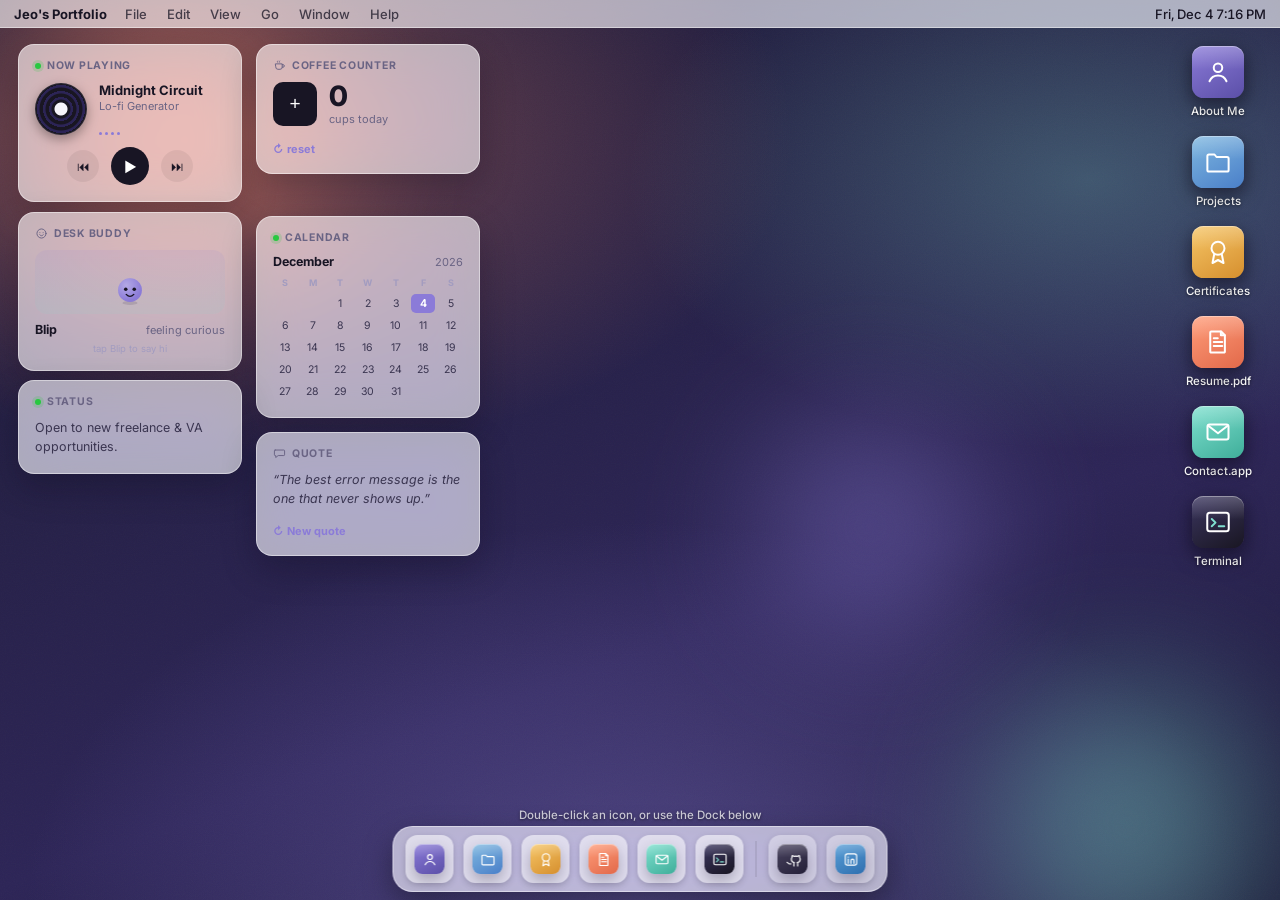
<file: index.html>
<!DOCTYPE html>
<html lang="en">
<head>
<meta charset="UTF-8">
<meta name="viewport" content="width=device-width, initial-scale=1.0, maximum-scale=1, user-scalable=no">
<title>Jeo Mayku Tecson - Portfolio</title>
<link rel="icon" type="image/x-icon" href="assets/pixelfavicon.png">
<link rel="preconnect" href="https://fonts.googleapis.com">
<link href="https://fonts.googleapis.com/css2?family=Inter:wght@400;500;600;700;800&family=JetBrains+Mono:wght@400;500&display=swap" rel="stylesheet">
<style>

:root{
  --ink-900:#181524;
  --ink-700:#3a3550;
  --ink-500:#6a6484;
  --ink-300:#a29cc0;
  --glass-light: rgba(255,255,255,0.62);
  --glass-border: rgba(255,255,255,0.45);
  --accent-coral:#ff8a65;
  --accent-mint:#7fe0cf;
  --accent-violet:#8b7bd8;
  --window-bg:#f7f5fb;
  --window-header:#eeecf5;
  --radius-lg:14px;
  --radius-md:10px;
  --font-display:'Inter', -apple-system, BlinkMacSystemFont, 'Segoe UI', sans-serif;
  --font-body:'Inter', -apple-system, BlinkMacSystemFont, 'Segoe UI', sans-serif;
  --font-mono:'JetBrains Mono', monospace;
}

*{box-sizing:border-box;}
html,body{
  margin:0; padding:0; height:100%; width:100%;
  overflow:hidden;
  font-family:var(--font-body);
  -webkit-font-smoothing:antialiased;
  user-select:none;
}

:root{
  --wp-base: linear-gradient(160deg, #1a1836 0%, #241f45 35%, #2c2456 65%, #1c1a3a 100%);
  --wp-blob1: #ff8a65;
  --wp-blob2: #7fe0cf;
  --wp-blob3: #8b7bd8;
}
#desktop{
  position:relative;
  height:100vh; width:100vw;
  overflow:hidden;
  background:
    radial-gradient(ellipse 70% 60% at 20% 15%, color-mix(in srgb, var(--wp-blob1) 35%, transparent), transparent 60%),
    radial-gradient(ellipse 60% 50% at 85% 20%, color-mix(in srgb, var(--wp-blob2) 28%, transparent), transparent 60%),
    radial-gradient(ellipse 80% 70% at 50% 100%, color-mix(in srgb, var(--wp-blob3) 40%, transparent), transparent 60%),
    var(--wp-base);
  background-size: cover;
  background-position: center;
  transition: background-color .3s ease;
}
.blob{
  position:absolute;
  border-radius:50%;
  filter:blur(60px);
  opacity:0.55;
  animation: drift 30s ease-in-out infinite;
  pointer-events:none;
  transition: opacity .3s ease;
}
.blob1{ width:38vw; height:38vw; top:-8vw; left:-6vw; background:radial-gradient(circle, var(--wp-blob1), transparent 70%); animation-delay:0s;}
.blob2{ width:32vw; height:32vw; bottom:-10vw; right:-4vw; background:radial-gradient(circle, var(--wp-blob2), transparent 70%); animation-delay:-10s;}
.blob3{ width:26vw; height:26vw; top:40%; left:55%; background:radial-gradient(circle, var(--wp-blob3), transparent 70%); animation-delay:-20s;}
@keyframes drift{
  0%,100%{ transform:translate(0,0) scale(1); }
  33%{ transform:translate(3vw,-2vw) scale(1.08); }
  66%{ transform:translate(-2vw,3vw) scale(0.95); }
}
@media (prefers-reduced-motion: reduce){
  .blob{ animation:none; }
}

#desktop::after{
  content:"";
  position:absolute; inset:0;
  background-image:url("data:image/svg+xml,%3Csvg xmlns='http://www.w3.org/2000/svg' width='100' height='100'%3E%3Cfilter id='n'%3E%3CfeTurbulence type='fractalNoise' baseFrequency='0.9' numOctaves='2' stitchTiles='stitch'/%3E%3C/filter%3E%3Crect width='100%25' height='100%25' filter='url(%23n)' opacity='0.03'/%3E%3C/svg%3E");
  pointer-events:none;
}

#menubar{
  position:fixed; top:0; left:0; right:0; height:28px;
  background:var(--glass-light);
  backdrop-filter:blur(20px) saturate(180%);
  -webkit-backdrop-filter:blur(20px) saturate(180%);
  border-bottom:1px solid var(--glass-border);
  display:flex; align-items:center; justify-content:space-between;
  padding:0 14px;
  font-size:13px; font-weight:600; color:var(--ink-900);
  z-index:9000;
}
#menubar .left, #menubar .right{ display:flex; align-items:center; gap:16px; }
#menubar .app-name{ font-weight:700; cursor:pointer; }
#menubar .menu-item{
  opacity:0.75; font-weight:500; display:none;
  position:relative; cursor:pointer; padding:4px 2px;
  border-radius:4px; transition:opacity .12s ease, background .12s ease;
}
@media (min-width:700px){ #menubar .menu-item{ display:inline-flex; align-items:center; } }
#menubar .menu-item:hover{ opacity:1; }
#menubar .menu-item.menu-open{ opacity:1; background:rgba(139,123,216,0.18); }
#menubar .right{ font-weight:500; }
#menubar .icon{ font-size:12px; opacity:0.85; }
#clock{ font-variant-numeric:tabular-nums; min-width:64px; text-align:right; cursor:pointer;}

.menu-dropdown{
  position:fixed; top:28px; z-index:19500;
  min-width:210px;
  background:rgba(250,249,255,0.97);
  backdrop-filter:blur(18px) saturate(180%);
  -webkit-backdrop-filter:blur(18px) saturate(180%);
  border:1px solid rgba(0,0,0,0.08);
  border-radius:10px;
  box-shadow:0 14px 34px rgba(10,8,25,0.3);
  padding:6px;
  display:none;
  animation:menuIn 0.12s ease;
}
.menu-dropdown.open{ display:block; }
@keyframes menuIn{ from{ opacity:0; transform:translateY(-4px); } to{ opacity:1; transform:translateY(0); } }
.menu-dropdown .md-item{
  padding:7px 10px; border-radius:6px; cursor:pointer;
  font-size:13px; font-weight:500; color:var(--ink-900);
  display:flex; align-items:center; justify-content:space-between; gap:10px;
  white-space:nowrap;
}
.menu-dropdown .md-item:hover{ background:rgba(139,123,216,0.16); }
.menu-dropdown .md-item.disabled{ color:var(--ink-300); cursor:default; }
.menu-dropdown .md-item.disabled:hover{ background:none; }
.menu-dropdown .md-shortcut{ font-size:11px; color:var(--ink-300); font-family:var(--font-mono); }
.menu-dropdown .md-sep{ height:1px; background:rgba(0,0,0,0.08); margin:5px 4px; }

#icons{
  position:absolute; inset:32px 0 78px 0;
  z-index:10;
  pointer-events:none;
}
.icon-item{
  position:absolute;
  width:88px; padding:8px 4px 6px;
  display:flex; flex-direction:column; align-items:center; gap:6px;
  border-radius:8px; cursor:pointer;
  text-align:center;
  pointer-events:auto;
  touch-action:none;
}
.icon-item:hover{ background:rgba(255,255,255,0.08); }
.icon-item.selected{ background:rgba(139,123,216,0.35); }
.icon-item.dragging{ background:rgba(139,123,216,0.3); z-index:11; transition:none; }
.icon-glyph{
  width:52px; height:52px;
  display:flex; align-items:center; justify-content:center;
  font-size:30px;
  filter:drop-shadow(0 6px 10px rgba(0,0,0,0.35));
}

.icon-tile{
  display:flex; align-items:center; justify-content:center;
  border-radius:22%;
  position:relative;
  box-shadow:0 1px 0 rgba(255,255,255,0.35) inset, 0 6px 14px rgba(20,15,40,0.28);
}
.icon-tile::after{
  content:'';
  position:absolute; inset:0; border-radius:22%;
  background:linear-gradient(180deg, rgba(255,255,255,0.22), rgba(255,255,255,0) 45%);
  pointer-events:none;
}
.icon-tile svg{ position:relative; z-index:1; display:block; }
.icon-glyph .icon-tile{ width:100%; height:100%; }
.dock-item .icon-tile{ width:30px; height:30px; border-radius:26%; }
.fi-icon.icon-tile{ width:56px; height:56px; border-radius:24%; background:var(--tile-bg, #fff); box-shadow:0 3px 8px rgba(0,0,0,0.18), 0 1px 0 rgba(255,255,255,0.35) inset; }
.proj-hero .icon-tile{ width:88px; height:88px; border-radius:22px; }
.icon-label{
  font-size:11.5px; color:#fff; font-weight:500;
  text-shadow:0 1px 3px rgba(0,0,0,0.55);
  line-height:1.25;
}

#dock-wrap{
  position:fixed; bottom:8px; left:50%; transform:translateX(-50%);
  z-index:9500;
  display:flex; align-items:flex-end;
}
#dock{
  display:flex; align-items:flex-end; gap:10px;
  padding:8px 12px;
  background:var(--glass-light);
  backdrop-filter:blur(24px) saturate(180%);
  -webkit-backdrop-filter:blur(24px) saturate(180%);
  border:1px solid var(--glass-border);
  border-radius:20px;
  box-shadow:0 12px 30px rgba(0,0,0,0.35);
}
.dock-item{
  position:relative;
  width:48px; height:48px;
  display:flex; align-items:center; justify-content:center;
  font-size:26px;
  border-radius:12px;
  cursor:pointer;
  transition:transform 0.15s ease, margin 0.15s ease;
  background:rgba(255,255,255,0.55);
  box-shadow:0 2px 6px rgba(0,0,0,0.15);
}
.dock-item.link-item{ background:rgba(255,255,255,0.35); }
.dock-item:hover{ transform:translateY(-10px) scale(1.15); }
.dock-item .dock-tip{
  position:absolute; bottom:60px; left:50%; transform:translateX(-50%);
  background:rgba(20,18,35,0.9); color:#fff; font-size:11px; font-weight:600;
  padding:4px 9px; border-radius:6px; white-space:nowrap;
  opacity:0; pointer-events:none; transition:opacity 0.15s ease;
}
.dock-item:hover .dock-tip{ opacity:1; }
.dock-item .dot{
  position:absolute; bottom:-7px; left:50%; transform:translateX(-50%);
  width:4px; height:4px; border-radius:50%; background:#2c2456;
  opacity:0; transition:opacity .15s;
}
.dock-item.running .dot{ opacity:1; }
.dock-sep{ width:1px; height:36px; background:rgba(0,0,0,0.15); margin:0 2px; align-self:center; }

.window{
  position:absolute;
  min-width:300px;
  background:var(--window-bg);
  border-radius:var(--radius-lg);
  box-shadow:0 25px 60px rgba(10,8,25,0.45), 0 2px 8px rgba(10,8,25,0.2);
  overflow:hidden;
  display:flex; flex-direction:column;
  border:1px solid rgba(255,255,255,0.5);
  animation:winIn 0.22s cubic-bezier(.2,.9,.3,1.2);
}
@keyframes winIn{
  from{ opacity:0; transform:scale(0.92) translateY(14px); }
  to{ opacity:1; transform:scale(1) translateY(0); }
}
.window.closing{ animation:winOut 0.16s ease forwards; }
@keyframes winOut{ to{ opacity:0; transform:scale(0.94); } }

.win-header{
  height:38px; flex:0 0 auto;
  background:var(--window-header);
  display:flex; align-items:center; gap:8px;
  padding:0 12px;
  cursor:grab;
  border-bottom:1px solid rgba(0,0,0,0.06);
}
.win-header:active{ cursor:grabbing; }
.traffic{ display:flex; gap:8px; }
.traffic span{
  width:12px; height:12px; border-radius:50%;
  display:inline-block; cursor:pointer;
  position:relative;
}
.t-close{ background:#ff5f57; }
.t-min{ background:#febc2e; }
.t-max{ background:#28c840; }
.traffic span::after{
  content:''; position:absolute; inset:0; border-radius:50%;
  box-shadow:inset 0 0 0 1px rgba(0,0,0,0.06);
}
.win-title{
  flex:1; text-align:center; font-size:13px; font-weight:600; color:var(--ink-700);
  margin-right:44px;
  white-space:nowrap; overflow:hidden; text-overflow:ellipsis;
}
.win-body{
  flex:1; overflow:auto; background:var(--window-bg);
}
.window.maximized{
  top:32px !important; left:0 !important;
  width:100vw !important; height:calc(100vh - 32px - 74px) !important;
  border-radius:0;
}

.ios-grabber{
  width:36px; height:5px; border-radius:3px;
  background:rgba(0,0,0,0.18);
  margin:8px auto 0;
  flex:0 0 auto;
}
.mobile-header{
  height:50px; flex:0 0 auto;
  background:var(--window-header);
  display:flex; align-items:center; gap:4px;
  padding:0 4px 0 2px;
  cursor:default;
  border-bottom:1px solid rgba(0,0,0,0.06);
}
.ios-back{
  border:none; background:transparent; cursor:pointer;
  width:42px; height:42px; flex:0 0 auto;
  display:flex; align-items:center; justify-content:center;
  font-size:26px; font-weight:600; line-height:1;
  color:var(--accent-violet);
  font-family:var(--font-body);
  padding:0;
}
.ios-back:active{ opacity:0.55; }
.ios-header-spacer{ width:42px; flex:0 0 auto; }
.mobile-header .win-title{ margin-right:0; font-size:15px; font-weight:700; }

.finder-toolbar{
  display:flex; align-items:center; gap:8px; padding:8px 14px;
  border-bottom:1px solid rgba(0,0,0,0.06); background:#fbfaff;
  font-size:12px; color:var(--ink-500);
}
.finder-grid{
  display:grid; grid-template-columns:repeat(auto-fill,minmax(108px,1fr));
  gap:6px; padding:18px;
}
.finder-item{
  display:flex; flex-direction:column; align-items:center; gap:8px;
  padding:10px 6px; border-radius:8px; cursor:pointer;
  text-align:center;
}
.finder-item:hover{ background:rgba(139,123,216,0.12); }
.finder-item .fi-icon{
  border-radius:24%;
}
.finder-item .fi-icon.fi-photo{
  overflow:hidden; background:#fff;
}
.finder-item .fi-icon.fi-photo img{
  width:100%; height:100%; object-fit:cover; display:block;
}
.finder-item .fi-name{ font-size:12px; font-weight:600; color:var(--ink-900); }
.finder-item .fi-sub{ font-size:10.5px; color:var(--ink-500); }

/* Project detail */
.proj-detail{ padding:26px 30px; font-family:var(--font-body); color:var(--ink-900); }
.proj-detail h1{
  font-family:var(--font-display); font-size:26px; margin:0 0 4px; color:var(--ink-900);
}
.proj-detail .proj-tag{ color:var(--ink-500); font-size:14px; margin-bottom:18px; }
.proj-detail p{ line-height:1.65; font-size:14.5px; color:var(--ink-700); }
.stack-row{ display:flex; flex-wrap:wrap; gap:8px; margin:16px 0 20px; }
.stack-pill{
  background:rgba(139,123,216,0.14); color:var(--ink-700);
  font-size:12px; font-weight:600; padding:5px 11px; border-radius:20px;
  font-family:var(--font-mono);
}
.reels-row{ display:flex; gap:10px; margin:4px 0 22px; flex-wrap:wrap; }
.reel-frame{
  position:relative; width:126px; flex:0 0 auto;
  border-radius:14px; overflow:hidden; cursor:pointer;
  background:#0f0d1a;
  box-shadow:0 6px 16px rgba(20,15,40,0.22);
  transition:transform .12s ease, box-shadow .12s ease;
}
.reel-frame:hover{ transform:translateY(-2px); box-shadow:0 10px 22px rgba(20,15,40,0.3); }
.reel-frame video{
  width:100%; aspect-ratio:9/16; object-fit:cover; display:block; background:#0f0d1a;
}
.reel-frame .reel-play{
  position:absolute; inset:0; display:flex; align-items:center; justify-content:center;
  pointer-events:none;
}
.reel-frame .reel-play span{
  width:34px; height:34px; border-radius:50%;
  background:rgba(255,255,255,0.9); color:var(--ink-900);
  display:flex; align-items:center; justify-content:center; font-size:13px;
  box-shadow:0 4px 10px rgba(0,0,0,0.3);
  transition:opacity .15s ease, transform .15s ease;
}
.reel-frame.reel-playing .reel-play span{ opacity:0; transform:scale(0.8); }
.reel-frame .reel-label{
  position:absolute; left:7px; bottom:7px; font-size:10px; font-weight:700; color:#fff;
  text-shadow:0 1px 3px rgba(0,0,0,0.6);
}
@media (max-width:700px){
  .reel-frame{ width:104px; }
}

.proj-links{ display:flex; gap:10px; margin-top:6px; flex-wrap:wrap;}
.proj-links a{
  text-decoration:none; font-size:13px; font-weight:600;
  padding:9px 16px; border-radius:9px;
  background:var(--ink-900); color:#fff;
  transition:transform .12s ease, opacity .12s ease;
}
.proj-links a.secondary{ background:transparent; color:var(--ink-900); border:1.5px solid var(--ink-900); }
.proj-links a:hover{ transform:translateY(-2px); }
.proj-hero{
  position:relative;
  height:260px; border-radius:12px; margin-bottom:20px;
  display:flex; align-items:center; justify-content:center; font-size:52px;
}
.proj-hero-img{
  position:absolute; inset:0;
  width:100%; height:100%; object-fit:cover; object-position:top; display:block;
  opacity:0; pointer-events:none;
  transition:opacity .28s ease;
}
.proj-hero-img.active{ opacity:1; pointer-events:auto; }
.proj-hero-arrow{
  position:absolute; top:50%; transform:translateY(-50%);
  width:30px; height:30px; border-radius:50%;
  background:rgba(0,0,0,0.45); color:#fff; border:none; cursor:pointer;
  display:flex; align-items:center; justify-content:center;
  font-size:17px; line-height:1; z-index:3;
  transition:background .15s ease, transform .15s ease;
}
.proj-hero-arrow:hover{ background:rgba(0,0,0,0.68); transform:translateY(-50%) scale(1.08); }
.proj-hero-prev{ left:8px; }
.proj-hero-next{ right:8px; }
.proj-hero-dots{
  position:absolute; bottom:9px; left:50%; transform:translateX(-50%);
  display:flex; gap:5px; z-index:3;
}
.proj-hero-dot{
  width:5.5px; height:5.5px; border-radius:50%;
  background:rgba(255,255,255,0.55); cursor:pointer;
  transition:background .15s ease, transform .15s ease;
}
.proj-hero-dot.active{ background:#fff; transform:scale(1.35); }

.cert-detail{ padding:26px 30px; font-family:var(--font-body); color:var(--ink-900); }
.cert-detail h1{
  font-family:var(--font-display); font-size:24px; margin:0 0 4px; color:var(--ink-900);
}
.cert-detail .cert-issuer{ color:var(--accent-violet); font-weight:600; font-size:14px; margin-bottom:2px; }
.cert-detail .cert-date{ color:var(--ink-500); font-size:13px; margin-bottom:18px; }
.cert-detail p{ line-height:1.65; font-size:14.5px; color:var(--ink-700); }
.cert-hero{
  width:100%; border-radius:12px; margin-bottom:20px;
  display:flex; align-items:center; justify-content:center;
  background:var(--window-header);
  overflow:hidden; cursor:zoom-in;
  min-height:200px;
}
.cert-hero img{ width:100%; height:auto; display:block; max-height:340px; object-fit:contain; background:#fff; }
.cert-hero.no-photo{ cursor:default; }
.cert-links{ display:flex; gap:10px; margin-top:6px; flex-wrap:wrap;}
.cert-links a{
  text-decoration:none; font-size:13px; font-weight:600;
  padding:9px 16px; border-radius:9px;
  background:var(--ink-900); color:#fff;
  transition:transform .12s ease, opacity .12s ease;
}
.cert-links a:hover{ transform:translateY(-2px); }
.cert-id{
  font-family:var(--font-mono); font-size:12px; color:var(--ink-500);
  background:var(--window-header); display:inline-block; padding:6px 10px; border-radius:8px; margin-top:14px;
}

.about-wrap{ padding:30px 34px; }
.about-header{ display:flex; gap:20px; align-items:center; margin-bottom:22px; }
.avatar{
  width:78px; height:78px; border-radius:50%; flex:0 0 auto;
  background:linear-gradient(145deg, var(--accent-coral), var(--accent-violet));
  color:#fff; display:flex; align-items:center; justify-content:center;
  font-family:var(--font-display); font-weight:800; font-size:26px;
  box-shadow:0 6px 16px rgba(139,123,216,0.4);
  overflow:hidden;
}
.avatar.has-photo{ cursor:zoom-in; }
.avatar img{
  width:100%; height:100%; object-fit:cover; display:block;
}
.avatar.has-photo:hover{ box-shadow:0 6px 20px rgba(139,123,216,0.6); transform:scale(1.03); }
.avatar{ transition:transform .15s ease, box-shadow .15s ease; }

.viewer-body{
  height:100%; display:flex; flex-direction:column;
  background:#1c1a2e;
}
.viewer-stage{
  flex:1; display:flex; align-items:center; justify-content:center;
  overflow:auto; padding:24px;
}
.viewer-stage img{
  max-width:100%; max-height:100%;
  border-radius:6px;
  box-shadow:0 20px 50px rgba(0,0,0,0.5);
}
.viewer-stage video{
  max-width:100%; max-height:100%;
  border-radius:6px;
  box-shadow:0 20px 50px rgba(0,0,0,0.5);
}
.viewer-bar{
  flex:0 0 auto; padding:9px 16px;
  background:rgba(255,255,255,0.06);
  border-top:1px solid rgba(255,255,255,0.08);
  color:rgba(255,255,255,0.7); font-size:12px; font-family:var(--font-mono);
  display:flex; align-items:center; justify-content:space-between;
}
.viewer-bar a{ color:var(--accent-mint); text-decoration:none; font-weight:600; }

.proj-hero.has-photo{ cursor:zoom-in; padding:0; overflow:hidden; }
.proj-hero img{ width:100%; height:100%; object-fit:cover; display:block; }
.about-header h1{ font-family:var(--font-display); font-size:22px; margin:0 0 4px; color:var(--ink-900); }
.about-header .role{ color:var(--accent-violet); font-weight:600; font-size:13.5px; }
.about-wrap p{ line-height:1.7; font-size:14.5px; color:var(--ink-700); margin-bottom:14px; }
.skills-grid{ display:flex; flex-wrap:wrap; gap:8px; margin-top:6px; }
.skill-chip{
  background:var(--window-header); border:1px solid rgba(0,0,0,0.06);
  font-size:12px; font-weight:600; padding:6px 12px; border-radius:8px; color:var(--ink-700);
}
.skill-chip.skill-chip-featured{
  background:rgba(139,123,216,0.16); border:1px solid rgba(139,123,216,0.35);
  color:var(--ink-900);
}
.section-label{
  font-size:11px; text-transform:uppercase; letter-spacing:0.08em;
  color:var(--ink-300); font-weight:700; margin:22px 0 10px;
}

.resume-wrap{ padding:30px 36px; font-size:13.5px; color:var(--ink-700); }
.resume-wrap h1{ font-family:var(--font-display); font-size:24px; color:var(--ink-900); margin:0 0 2px;}
.resume-wrap .sub{ color:var(--ink-500); margin-bottom:18px; font-size:13px;}
.res-entry{ margin-bottom:16px; padding-bottom:16px; border-bottom:1px dashed rgba(0,0,0,0.1); }
.res-entry:last-child{ border-bottom:none; }
.res-row{ display:flex; justify-content:space-between; font-weight:700; color:var(--ink-900); font-size:14px; }
.res-role{ color:var(--accent-violet); font-weight:600; font-size:13px; margin-bottom:4px;}
.res-date{ font-weight:500; color:var(--ink-500); font-size:12.5px; }
.download-btn{
  display:inline-block; margin-top:10px; text-decoration:none;
  background:var(--ink-900); color:#fff; font-weight:600; font-size:13px;
  padding:9px 16px; border-radius:9px;
}

.contact-wrap{ padding:28px 32px; }
.contact-wrap h1{ font-family:var(--font-display); font-size:22px; margin:0 0 6px; color:var(--ink-900); }
.contact-wrap .sub{ color:var(--ink-500); font-size:13.5px; margin-bottom:20px; }
.contact-card-list{ display:flex; flex-direction:column; gap:12px; }
.contact-card{
  display:flex; align-items:center; gap:14px;
  padding:14px 16px; border-radius:12px;
  background:var(--window-header); border:1px solid rgba(0,0,0,0.06);
  text-decoration:none; color:inherit;
  transition:transform .12s ease, box-shadow .12s ease;
}
.contact-card:hover{ transform:translateY(-2px); box-shadow:0 6px 16px rgba(20,15,40,0.12); }
.contact-card .cc-icon{ flex:0 0 auto; }
.contact-card .cc-text{ min-width:0; }
.contact-card .cc-label{ font-size:11px; text-transform:uppercase; letter-spacing:.05em; color:var(--ink-500); font-weight:700; margin-bottom:2px; }
.contact-card .cc-value{ font-size:14px; font-weight:600; color:var(--ink-900); white-space:nowrap; overflow:hidden; text-overflow:ellipsis; }
.form-row{ margin-bottom:14px; display:flex; flex-direction:column; gap:6px; }
.form-row label{ font-size:12px; font-weight:700; color:var(--ink-700); text-transform:uppercase; letter-spacing:.04em;}
.form-row input, .form-row textarea{
  font-family:var(--font-body); font-size:13.5px;
  border:1.5px solid rgba(0,0,0,0.12); border-radius:8px;
  padding:10px 12px; background:#fff; color:var(--ink-900);
  resize:vertical;
}
.form-row input:focus, .form-row textarea:focus{ outline:2px solid var(--accent-violet); outline-offset:1px; border-color:transparent;}
.send-btn{
  border:none; cursor:pointer; font-weight:700; font-size:13.5px;
  background:var(--ink-900); color:#fff; padding:11px 20px; border-radius:9px;
  font-family:var(--font-body);
}
.send-btn:hover{ opacity:0.88; }
.contact-links{ display:flex; gap:10px; margin-top:18px; flex-wrap:wrap; }
.contact-links a{
  text-decoration:none; font-size:12.5px; font-weight:600; color:var(--ink-700);
  border:1.5px solid rgba(0,0,0,0.12); padding:8px 13px; border-radius:8px;
}

.terminal{
  background:#191622; color:#c9f7e6; font-family:var(--font-mono); font-size:13px;
  padding:16px 18px; height:100%; line-height:1.7; white-space:pre-wrap;
}
.terminal .prompt{ color:#7fe0cf; }
.terminal .cmd{ color:#ff8a65; }
.blink{ animation:blink 1s step-end infinite; }
@keyframes blink{ 50%{opacity:0;} }

#ctx-menu{
  position:fixed; z-index:20000; background:rgba(250,249,255,0.96);
  backdrop-filter:blur(14px); border-radius:10px; padding:6px;
  box-shadow:0 10px 30px rgba(0,0,0,0.3); border:1px solid rgba(0,0,0,0.06);
  display:none; min-width:180px; font-size:13px;
}
#ctx-menu div{ padding:8px 12px; border-radius:6px; cursor:pointer; color:var(--ink-900); }
#ctx-menu div:hover{ background:rgba(139,123,216,0.15); }

.wallpaper-wrap{ padding:26px 28px; }
.wallpaper-wrap h1{ font-family:var(--font-display); font-size:20px; margin:0 0 4px; color:var(--ink-900); }
.wallpaper-wrap .sub{ color:var(--ink-500); font-size:13px; margin-bottom:20px; }
.wp-grid{ display:grid; grid-template-columns:repeat(auto-fill,minmax(120px,1fr)); gap:14px; }
.wp-swatch{
  height:78px; border-radius:12px; cursor:pointer; position:relative;
  border:2px solid transparent; overflow:hidden;
  box-shadow:0 3px 10px rgba(0,0,0,0.15);
  transition:transform .12s ease, border-color .12s ease;
}
.wp-swatch:hover{ transform:translateY(-2px); }
.wp-swatch.active{ border-color:var(--accent-violet); }
.wp-swatch .wp-name{
  position:absolute; left:8px; bottom:6px; font-size:11px; font-weight:700;
  color:#fff; text-shadow:0 1px 3px rgba(0,0,0,0.6);
}
.wp-swatch .wp-check{
  position:absolute; top:6px; right:6px; width:18px; height:18px; border-radius:50%;
  background:var(--accent-violet); color:#fff; display:none;
  align-items:center; justify-content:center; font-size:11px; font-weight:800;
}
.wp-swatch.active .wp-check{ display:flex; }
.wp-reset-row{
  margin-top:20px; padding-top:18px; border-top:1px dashed rgba(0,0,0,0.12);
}
.wp-reset-btn{
  background:transparent; border:1.5px solid rgba(0,0,0,0.15);
  color:var(--ink-700); font-weight:600; font-size:13px; padding:9px 14px; border-radius:9px; cursor:pointer;
}

#boot-screen{
  position:fixed; inset:0; z-index:99999;
  display:flex; flex-direction:column; align-items:center; justify-content:center;
  gap:16px;
  background:linear-gradient(160deg,#1a1836 0%,#241f45 40%,#2c2456 70%,#161329 100%);
  transition:opacity .35s ease;
}
#boot-screen.boot-hide{ opacity:0; pointer-events:none; }
.boot-logo{
  width:64px; height:64px; border-radius:18px;
  background:linear-gradient(150deg,var(--accent-violet),var(--accent-coral));
  display:flex; align-items:center; justify-content:center;
  box-shadow:0 10px 30px rgba(139,123,216,.5);
  overflow:hidden;
  animation: bootPulse 1.3s ease-in-out infinite;
}
.boot-logo img{ width:100%; height:100%; object-fit:cover; display:block; }
@keyframes bootPulse{ 0%,100%{ transform:scale(1); } 50%{ transform:scale(1.07); } }
.boot-name{
  font-family:var(--font-display); font-weight:700; font-size:14.5px; color:#fff;
  letter-spacing:.02em; opacity:.85;
}
.boot-bar{
  width:140px; height:4px; border-radius:4px; background:rgba(255,255,255,0.15); overflow:hidden;
}
.boot-bar-fill{
  height:100%; width:0%; border-radius:4px;
  background:linear-gradient(90deg,var(--accent-coral),var(--accent-violet),var(--accent-mint));
  animation: bootFill 2.1s cubic-bezier(.3,.7,.4,1) forwards;
}
@keyframes bootFill{ from{ width:0%; } to{ width:100%; } }
@media (prefers-reduced-motion: reduce){
  .boot-logo{ animation:none; }
  .boot-bar-fill{ animation-duration:.6s; }
}

#boot-hint{
  position:fixed; bottom:78px; left:50%; transform:translateX(-50%);
  color:rgba(255,255,255,0.75); font-size:11.5px; font-weight:500;
  text-shadow:0 1px 3px rgba(0,0,0,0.5); z-index:9000; text-align:center;
  pointer-events:none;
}

#widgets-layer{
  position:absolute; top:44px; left:18px; z-index:12;
  width:480px;
  height:calc(100vh - 44px - 110px);
  pointer-events:none;
}
#widgets-layer .widget{ pointer-events:auto; }
.widget{
  position:absolute;
  width:224px;
  background:var(--glass-light);
  backdrop-filter:blur(22px) saturate(180%);
  -webkit-backdrop-filter:blur(22px) saturate(180%);
  border:1px solid var(--glass-border);
  border-radius:16px;
  padding:14px 16px 16px;
  box-shadow:0 14px 34px rgba(10,8,25,0.28);
  animation:winIn 0.3s cubic-bezier(.2,.9,.3,1.2);
  z-index:1;
}
.widget.widget-dragging{
  transition:none;
  box-shadow:0 24px 50px rgba(10,8,25,0.42);
  cursor:grabbing;
}
.widget.widget-dragging .widget-header{ cursor:grabbing; }
.widget-header{
  font-size:10.5px; text-transform:uppercase; letter-spacing:.07em;
  color:var(--ink-500); font-weight:700;
  margin-bottom:10px; display:flex; align-items:center; gap:6px;
  cursor:grab;
  touch-action:none;
}
.widget-dot{
  width:6px; height:6px; border-radius:50%; background:#28c840; display:inline-block;
  box-shadow:0 0 0 3px rgba(40,200,64,0.18);
}
.widget-icon{ flex:0 0 auto; color:var(--ink-500); display:block; }

.music-body{ display:flex; align-items:center; gap:12px; margin-bottom:12px; }
.vinyl{
  width:52px; height:52px; border-radius:50%; flex:0 0 auto;
  background:
    radial-gradient(circle at 50% 50%, var(--window-bg) 0 6px, transparent 7px),
    repeating-radial-gradient(circle at 50% 50%, #191622 0, #191622 3px, #2c2456 4px, #2c2456 6px);
  box-shadow:0 4px 12px rgba(0,0,0,0.35), inset 0 0 0 1px rgba(255,255,255,0.08);
  animation: vinylspin 3.2s linear infinite;
  animation-play-state: paused;
}
.vinyl.playing{ animation-play-state: running; }
@keyframes vinylspin{ to{ transform:rotate(360deg); } }
.music-info{ flex:1; min-width:0; }
.track-name{
  font-size:13px; font-weight:700; color:var(--ink-900);
  white-space:nowrap; overflow:hidden; text-overflow:ellipsis;
}
.track-artist{ font-size:11px; color:var(--ink-500); margin:1px 0 8px; }
.eq-bars{ display:flex; align-items:flex-end; gap:3px; height:14px; }
.eq-bars span{
  width:3px; border-radius:2px; height:3px;
  background:var(--accent-violet);
  animation:eqbounce 0.9s ease-in-out infinite;
  animation-play-state:paused;
}
.eq-bars.playing span{ animation-play-state:running; }
.eq-bars span:nth-child(1){ animation-delay:0s; }
.eq-bars span:nth-child(2){ animation-delay:.15s; }
.eq-bars span:nth-child(3){ animation-delay:.3s; }
.eq-bars span:nth-child(4){ animation-delay:.45s; }
@keyframes eqbounce{ 0%,100%{ height:3px; } 50%{ height:14px; } }
.music-controls{ display:flex; align-items:center; justify-content:center; gap:12px; }
.music-controls button{
  border:none; cursor:pointer; font-size:13px;
  width:32px; height:32px; border-radius:50%;
  background:rgba(0,0,0,0.06); color:var(--ink-900);
  display:flex; align-items:center; justify-content:center;
  transition:transform .12s ease, background .12s ease;
  font-family:var(--font-body);
}
.music-controls button:hover{ background:rgba(0,0,0,0.12); transform:scale(1.08); }
.music-controls .music-play-btn{
  width:38px; height:38px; background:var(--ink-900); color:#fff; font-size:14px;
}
.music-controls .music-play-btn:hover{ background:var(--ink-700); }
.music-hint{ font-size:9.5px; color:var(--ink-300); text-align:center; margin-top:8px; }

.quote-text{
  font-size:12.5px; line-height:1.55; color:var(--ink-700); font-style:italic;
  margin-bottom:10px; min-height:38px;
}
.quote-refresh{
  border:none; background:transparent; cursor:pointer; padding:0;
  font-size:11px; font-weight:700; color:var(--accent-violet);
  font-family:var(--font-body);
}

.status-text{ font-size:12.5px; line-height:1.55; color:var(--ink-700); }

.pet-stage{
  position:relative; height:64px; border-radius:12px; margin-bottom:8px;
  background:linear-gradient(180deg, rgba(139,123,216,0.1), rgba(127,224,207,0.1));
  overflow:hidden; display:flex; align-items:flex-end; justify-content:center;
}
.pet-guy{
  width:34px; height:34px; margin-bottom:6px;
  transition:transform .18s ease;
  animation:petBob 2.4s ease-in-out infinite;
  cursor:pointer;
}
.pet-guy:active{ transform:scale(0.88); }
@keyframes petBob{ 0%,100%{ transform:translateY(0); } 50%{ transform:translateY(-4px); } }
.pet-guy.pet-happy{ animation:petJump 0.5s ease; }
@keyframes petJump{ 0%{ transform:translateY(0) rotate(0); } 30%{ transform:translateY(-14px) rotate(-8deg); } 60%{ transform:translateY(0) rotate(6deg); } 100%{ transform:translateY(0) rotate(0); } }
.pet-sparkle{
  position:absolute; font-size:12px; opacity:0; pointer-events:none;
  animation:petSparkle 0.7s ease forwards;
}
@keyframes petSparkle{ 0%{ opacity:1; transform:translateY(0) scale(0.6); } 100%{ opacity:0; transform:translateY(-22px) scale(1.1); } }
.pet-row{ display:flex; align-items:center; justify-content:space-between; }
.pet-name{ font-size:12.5px; font-weight:700; color:var(--ink-900); }
.pet-mood{ font-size:11px; color:var(--ink-500); }
.pet-hint{ font-size:9.5px; color:var(--ink-300); text-align:center; margin-top:6px; }

.coffee-row{ display:flex; align-items:center; gap:12px; }
.coffee-count{
  font-family:var(--font-display); font-weight:800; font-size:28px; color:var(--ink-900);
  line-height:1; min-width:34px;
}
.coffee-sub{ font-size:11px; color:var(--ink-500); margin-top:2px; }
.coffee-cups{ display:flex; gap:4px; margin-top:8px; flex-wrap:wrap; }
.coffee-cup{ font-size:14px; opacity:0.9; animation:winIn 0.25s ease; }
.coffee-btn{
  border:none; cursor:pointer; border-radius:10px;
  width:44px; height:44px; flex:0 0 auto;
  background:var(--ink-900); color:#fff; font-size:19px;
  display:flex; align-items:center; justify-content:center;
  transition:transform .12s ease, background .12s ease;
}
.coffee-btn:hover{ background:var(--ink-700); transform:scale(1.06); }
.coffee-btn:active{ transform:scale(0.94); }
.coffee-reset{
  border:none; background:transparent; cursor:pointer; padding:0; margin-top:8px;
  font-size:11px; font-weight:700; color:var(--accent-violet); font-family:var(--font-body);
}

.cal-head{ display:flex; align-items:baseline; justify-content:space-between; margin-bottom:8px; }
.cal-month{ font-size:12.5px; font-weight:700; color:var(--ink-900); }
.cal-year{ font-size:11px; color:var(--ink-500); }
.cal-grid{ display:grid; grid-template-columns:repeat(7,1fr); gap:3px; text-align:center; }
.cal-dow{ font-size:9px; font-weight:700; color:var(--ink-300); text-transform:uppercase; padding-bottom:3px; }
.cal-day{ font-size:10.5px; color:var(--ink-700); padding:3px 0; border-radius:5px; }
.cal-day.cal-today{ background:var(--accent-violet); color:#fff; font-weight:700; }
.cal-day.cal-pad{ visibility:hidden; }

@media (max-width:700px){
  #icons{ inset:28px 0 84px 0; }
  .icon-item{ width:74px; }
  .icon-glyph{ width:44px; height:44px; font-size:24px; }
  .icon-label{ font-size:10.5px; }
  .window{
    top:32px !important; left:0 !important;
    width:100vw !important; height:calc(100vh - 32px - 78px) !important;
    border-radius:0;
  }
  .win-title{ margin-right:0; }
  #dock{ gap:6px; padding:6px 8px; border-radius:16px; }
  .dock-item{ width:40px; height:40px; font-size:21px; border-radius:10px; }
  .dock-item:hover{ transform:translateY(-6px) scale(1.08); }
  .about-header{ flex-direction:column; text-align:center; }
  .proj-detail, .about-wrap, .resume-wrap, .contact-wrap, .cert-detail{ padding:20px; }
  #widgets-layer{ width:172px; left:10px; top:38px; gap:10px; }
  .widget{ padding:11px 12px 12px; border-radius:13px; }
  .vinyl{ width:42px; height:42px; }
  .track-name{ font-size:12px; }
  .pet-stage{ height:52px; }
  .coffee-count{ font-size:22px; }
  .coffee-btn{ width:38px; height:38px; }

  #menu-app-name{ display:none; }
  #dock{ max-width:94vw; overflow-x:auto; -ms-overflow-style:none; scrollbar-width:none; }
  #dock::-webkit-scrollbar{ display:none; }
  .blob{ position:fixed; }
  #desktop{
    display:flex; flex-direction:column;
    overflow-y:auto; -webkit-overflow-scrolling:touch;
  }
  #widgets-layer{
    display:flex;
    position:static; order:1; width:100%; left:auto; top:auto;
    padding:52px 16px 4px; margin:0;
    flex-direction:row; flex-wrap:wrap; gap:10px;
    height:auto;
  }
  #widgets-layer .widget{ flex:1 1 150px; }
  .widget{ position:static !important; left:auto !important; top:auto !important; z-index:auto !important; }
  .widget-header{ cursor:default; }
  #icons{
    order:2; position:static; inset:auto; height:auto;
    display:grid; grid-template-columns:repeat(4,1fr);
    gap:22px 4px; padding:14px 12px 118px;
  }
  .icon-item{
    position:static !important; left:auto !important; top:auto !important; right:auto !important;
    width:auto !important; touch-action:auto;
  }
  .icon-item:hover, .icon-item.selected{ background:none; }
}
@media (max-width:420px){
  .icon-item{ width:64px; }
  .finder-grid{ grid-template-columns:repeat(auto-fill,minmax(90px,1fr)); }
}
</style>
</head>
<body>

<div id="boot-screen">
  <div class="boot-logo">
    <img src="assets/about/profile-about.png" alt="Jeo Mayku">
  </div>
  <div class="boot-name">Logging in to Jeo Mayku's Portfolio...</div>
  <div class="boot-bar"><div class="boot-bar-fill"></div></div>
</div>

<div id="desktop">
  <div class="blob blob1"></div>
  <div class="blob blob2"></div>
  <div class="blob blob3"></div>

  <!-- Menu Bar -->
  <div id="menubar">
    <div class="left">
      <span class="app-name" id="menu-app-name" data-menu="apple">Jeo's Portfolio</span>
      <span class="menu-item" data-menu="file">File</span>
      <span class="menu-item" data-menu="edit">Edit</span>
      <span class="menu-item" data-menu="view">View</span>
      <span class="menu-item" data-menu="go">Go</span>
      <span class="menu-item" data-menu="window">Window</span>
      <span class="menu-item" data-menu="help">Help</span>
    </div>
    <div class="right">
      <span id="clock" data-menu="clock">--:--</span>
    </div>
  </div>
  <div id="menu-dropdown-layer"></div>

  <!-- Desktop Icons -->
  <div id="icons"></div>

  <!-- Desktop Widgets -->
  <div id="widgets-layer">
    <div class="widget widget-music" data-widget-id="music">
      <div class="widget-header"><span class="widget-dot"></span> Now Playing</div>
      <div class="music-body">
        <div class="vinyl" id="vinyl"></div>
        <div class="music-info">
          <div class="track-name" id="track-name">Midnight Circuit</div>
          <div class="track-artist">Lo-fi Generator</div>
          <div class="eq-bars" id="eq-bars"><span></span><span></span><span></span><span></span></div>
        </div>
      </div>
      <div class="music-controls">
        <button id="music-prev" title="Previous">⏮</button>
        <button id="music-play" class="music-play-btn" title="Play/Pause">▶</button>
        <button id="music-next" title="Next">⏭</button>
      </div>
    </div>

    <div class="widget widget-coffee" data-widget-id="coffee">
      <div class="widget-header">
        <svg class="widget-icon" width="13" height="13" viewBox="0 0 24 24" fill="none" stroke="currentColor" stroke-width="1.8" stroke-linecap="round" stroke-linejoin="round"><path d="M5 9h12v6a4 4 0 0 1-4 4H9a4 4 0 0 1-4-4z"/><path d="M17 10.5h1.6a2.3 2.3 0 0 1 0 4.6H17"/><path d="M8.4 6c-.6-.9-.4-1.5.2-2.3M12 6c-.6-.9-.4-1.5.2-2.3"/></svg>
        Coffee Counter
      </div>
      <div class="coffee-row">
        <button class="coffee-btn" id="coffee-add" title="Add a cup">+</button>
        <div>
          <div class="coffee-count" id="coffee-count">0</div>
          <div class="coffee-sub">cups today</div>
        </div>
      </div>
      <div class="coffee-cups" id="coffee-cups"></div>
      <button class="coffee-reset" id="coffee-reset">↻ reset</button>
    </div>

    <div class="widget widget-pet" data-widget-id="pet">
      <div class="widget-header">
        <svg class="widget-icon" width="13" height="13" viewBox="0 0 24 24" fill="none" stroke="currentColor" stroke-width="1.8" stroke-linecap="round" stroke-linejoin="round"><circle cx="12" cy="12" r="8.4"/><path d="M9 10.4h.01M15 10.4h.01M8.8 14.4c1 1.1 2.2 1.6 3.2 1.6s2.2-.5 3.2-1.6"/></svg>
        Desk Buddy
      </div>
      <div class="pet-stage" id="pet-stage">
        <svg class="pet-guy" id="pet-guy" viewBox="0 0 40 40" xmlns="http://www.w3.org/2000/svg">
          <ellipse cx="20" cy="34" rx="9" ry="2.4" fill="rgba(20,15,40,0.12)"/>
          <circle cx="20" cy="19" r="14" fill="#8b7bd8"/>
          <circle cx="20" cy="19" r="14" fill="url(#petShine)"/>
          <circle cx="15" cy="18" r="2.1" fill="#181524"/>
          <circle cx="25" cy="18" r="2.1" fill="#181524"/>
          <path id="pet-mouth" d="M15.5 24c1.5 1.6 3.2 2.4 4.5 2.4s3-.8 4.5-2.4" stroke="#181524" stroke-width="1.6" fill="none" stroke-linecap="round"/>
          <defs>
            <radialGradient id="petShine" cx="35%" cy="30%" r="65%">
              <stop offset="0%" stop-color="#ffffff" stop-opacity="0.35"/>
              <stop offset="100%" stop-color="#ffffff" stop-opacity="0"/>
            </radialGradient>
          </defs>
        </svg>
      </div>
      <div class="pet-row">
        <span class="pet-name">Blip</span>
        <span class="pet-mood" id="pet-mood">feeling curious</span>
      </div>
      <div class="pet-hint">tap Blip to say hi</div>
    </div>

    <div class="widget widget-calendar" data-widget-id="calendar">
      <div class="widget-header"><span class="widget-dot"></span> Calendar</div>
      <div class="cal-head">
        <span class="cal-month" id="cal-month">Month</span>
        <span class="cal-year" id="cal-year">Year</span>
      </div>
      <div class="cal-grid" id="cal-grid"></div>
    </div>

    <div class="widget widget-status" data-widget-id="status">
      <div class="widget-header"><span class="widget-dot"></span> Status</div>
      <div class="status-text" id="status-text">…</div>
    </div>

    <div class="widget widget-quote" data-widget-id="quote">
      <div class="widget-header">
        <svg class="widget-icon" width="13" height="13" viewBox="0 0 24 24" fill="none" stroke="currentColor" stroke-width="1.8" stroke-linecap="round" stroke-linejoin="round"><path d="M4 5.6h16a1.4 1.4 0 0 1 1.4 1.4v7.4a1.4 1.4 0 0 1-1.4 1.4H9.6L5 19.4V15.8H4A1.4 1.4 0 0 1 2.6 14.4V7A1.4 1.4 0 0 1 4 5.6z"/></svg>
        Quote
      </div>
      <div class="quote-text" id="quote-text">"..."</div>
      <button class="quote-refresh" id="quote-refresh">↻ New quote</button>
    </div>
  </div>

  <div id="boot-hint">Double-click an icon, or use the Dock below</div>

  <!-- Dock -->
  <div id="dock-wrap"><div id="dock"></div></div>

  <!-- Context menu (decorative) -->
  <div id="ctx-menu">
    <div id="ctx-info">Get Info</div>
    <div id="ctx-wallpaper">Change Wallpaper…</div>
  </div>
</div>

<script>
const PROFILE = {
  name: "Jeo Mayku Tecson",
  initials: "JT",
  photo: "assets/about/profile-about.png",
  role: "Graphic Designer, Virtual Assistant & Social Media Manager, Branding, Web & App Designer",
  location: "Philippines",
  bio: [
    "I am a brand-focused graphic designer and a virtual assistant who drives growth. I handle projects from concept to execution, whether that means crafting minimalist, modern visual identities, orchestrating social media calendars, or managing high-converting email marketing campaigns.",
    "When it comes to social and marketing content, I transform raw ideas into polished posts, versatile templates, and dynamic reels that elevate your digital presence.",
    "I am a curious, flexible, and self-motivated creative problem-solver ready to support your vision."
  ],
  skillGroups: [
    {
      label: "VA & Social Media Management",
      skills: ["Canva", "Content Calendars & Scheduling", "Email Marketing", "Calendar & Inbox Management", "Figma", "Framer", "Adobe Photoshop", "Adobe Illustrator"]
    },
    {
      label: "Web & App Dev",
      skills: ["HTML", "CSS", "Javascript", "React", "TypeScript", "Next.js", "Tailwind", "PostgreSQL"]
    }
  ],
  email: "jeotecson13@gmail.com",
  phone: "+63 970 039 8515",
  socials: [
    { label: "GitHub", url: "https://github.com/jeotecson-web", icon: "🐙" },
    { label: "LinkedIn", url: "https://www.linkedin.com/in/jeo-mayku-tecson-a39258193", icon: "💼" },
    { label: "Twitter / X", url: "https://x.com/", icon: "𝕏" },
    { label: "Instagram", url: "https://instagram.com/", icon: "📷" }
  ]
};

const RESUME = {
  headline: "Tech & Design Virtual Assistant | 4+ Yrs Creating Brand Identities & Web Solutions",
  entries: [
    { org: "Arielus Software Inc.", role: "Intern, Full-Stack Web and App Developer, UI/UX Designer, QA Tester", date: "January 2026 — June 2026",
      points: ["Developed and maintained web applications using modern frameworks to improve user interface functionality.", "Designed visual assets and branding materials consistent with client specifications.", "Executed quality assurance protocols to identify and resolve software bugs prior to deployment."] },
    { org: "Freelance", role: "Graphic Designer and Brand Designer", date: "February 2021 — December 2025",
      points: ["Created comprehensive brand identities for diverse clients, including logo design and marketing collateral.", "Managed end-to-end design projects, ensuring timely delivery and high client satisfaction.", "Quantified project impact by delivering visual solutions for multiple branding campaigns."] },
  ],
  education: "B.S. Information Technology — La Salle University, 2026"
};

const PROJECTS = [
    {
    id: "social-media-management",
    name: "Social Media Management",
    tagline: "Content calendars, short-form reels, and campaign decks that grow brand presence",
    iconKey: "megaphone",
    heroBg: "linear-gradient(135deg, #ff8a65, #c0447e)",
    images: ["assets/social-media/screenshot-one.png", "assets/social-media/screenshot-two.png", "assets/social-media/screenshot-three.png"],
    description: "Managed end-to-end social media presence for clients, from planning content calendars to producing scroll-stopping short-form video content. This work spanned scheduling and copywriting, editing vertical reels for Instagram and TikTok, and building presentation decks to walk clients through content strategy and campaign results.",
    stack: ["Social Media Management", "Content Calendars", "Reels Editing", "Canva"],
    reels: ["assets/social-media/reel-one.mp4", "assets/social-media/reel-two.mp4", "assets/social-media/reel-three.mp4", "assets/social-media/reel-four.mp4"],
    live: "#", code: ""
    },
    {
    id: "pairotto-brand",
    name: "Pairotto Japanese Restaurant",
    tagline: "Brand identity merging aviation concepts with traditional culinary journeys",
    iconKey: "utensils",
    heroBg: "linear-gradient(135deg, #e63946, #1d3557)",
    images: ["assets/pairotto-brand/brand-five.png", "assets/pairotto-brand/branding-two.png"],
    description: "Crafted a complete, modern brand identity centered around a clever concept: integrating the name 'pilot' (Pairotto) into a stylized logo featuring airplane trails circling a rising sun. Selected a palette reflecting passion, sophistication, and natural balance to invoke an authentic Japanese dining experience.",
    stack: ["Branding", "Logo Design", "Graphic Design"],
    live: "#", code: "https://drive.google.com/file/d/1g8W0e6MOK1M60dA0-NWrAbt0M0jc4Mww/view?usp=drive_link"
  },
  {
    id: "arielus-booking-brand",
    name: "Arielus Mobile Booking Brand",
    tagline: "Modern, professional, and practical branding for smart mobile ticketing",
    iconKey: "ticket",
    heroBg: "linear-gradient(135deg, #8b7bd8, #2d3748)",
    images: ["assets/mobo-brand/branding-one.png"],
    description: "Designed a simple and practical brand identity that seamlessly blends a smartphone icon with a ticket silhouette. Chosen typography highlights trust and clarity, while a professional palette blending deep blacks with fresh shades of blue conveys reliability and modern booking innovation.",
    stack: ["Logo Design", "Branding", "Visual Identity"],
    live: "#", code: ""
  },
    {
    id: "sundial-coffee-co",
    name: "Sundial Coffee Co.",
    tagline: "Warm, sun-drenched brand identity for a coffee company",
    iconKey: "sun",
    heroBg: "linear-gradient(135deg, #f6ae2d, #e2694a)",
    images: ["assets/sundial-coffee-brand/brand-one.png", "assets/sundial-coffee-brand/brand-two.png"],
    description: "Crafted a brand identity for Sundial Coffee Co. centered on a radiant sun logo mark, paired with a warm palette to evoke the golden, grounding ritual of a morning cup of coffee.",
    stack: ["Branding", "Logo Design", "Visual Identity"],
    live: "#", code: "https://drive.google.com/file/d/1kFQYbXnbcDtHdGoAZxP_WiL7ECt-zan0/view?usp=sharing"
  },
  {
    id: "grandmaster-arcade-bar",
    name: "The Grandmaster Arcade Bar",
    tagline: "Bold brand identity for an arcade bar, anchored by a chess queen mark",
    iconKey: "chesspiece",
    heroBg: "linear-gradient(135deg, #3b3660, #191622)",
    images: ["assets/the-grandmaster-brand/brand-one.png", "assets/the-grandmaster-brand/brand-two.png"],
    description: "Designed a striking brand identity for The Grandmaster Arcade Bar, built around a queen chess piece logo that plays on the idea of strategy, competition, and the venue's arcade-meets-bar atmosphere.",
    stack: ["Branding", "Logo Design", "Visual Identity"],
    live: "#", code: "https://drive.google.com/file/d/1tgbFvbJBuCwqHtJWV6kmpmp0c6XPLUMu/view?usp=drive_link"
  },
    {
    id: "plank-paddles",
    name: "Plank Paddles",
    tagline: "Brand and website identity for a modern pickleball paddle company",
    iconKey: "paddle",
    heroBg: "linear-gradient(135deg, #4a7fc9, #2c5a99)",
    images: ["assets/plank-paddles-brand/brand-one.png", "assets/plank-paddles-brand/brand-two.png"],
    description: "Developed a complete brand and website identity for Plank Paddles, a pickleball paddle company. The visual system pairs a bold, sporty mark with a clean digital storefront, giving the brand a confident, athletic presence both on and off the court.",
    stack: ["Branding", "Web Design", "Visual Identity"],
    live: "#", code: "https://plank-paddles.vercel.app/"
  },
    {
    id: "yield-creative-studio",
    name: "Yield Creative Studio",
    tagline: "A vibrant, fruit-forward visual identity celebrating fresh ideas and creative abundance",
    iconKey: "orangefruit",
    heroBg: "linear-gradient(135deg, #f26419, #f6ae2d)",
    images: ["assets/yield-brand/branding-one.png", "assets/yield-brand/branding-two.png"],
    description: "Developed a bold, energetic, and organic brand identity for a modern studio, as detailed in Yield Brand.jpg. The visual system marries the retro, illustrative curves of the Amarego typeface with the geometric clarity of Poppins, anchored by a vivid palette of citrus orange, soft yellow, and leafy green. The identity scales seamlessly onto packaging boxes, stickers, and brand collateral, reflecting a sense of fresh, high-yielding creative output.",
    stack: ["Branding", "Visual Identity", "Packaging Design", "Typography"],
    live: "https://yield-creative-studio.vercel.app/", code: "https://drive.google.com/file/d/1Ww4ZbEJvONYtYDMigrgXXH7qT0Xxi39p/view?usp=drive_link"
  },
  {
    id: "sweet-memories",
    name: "Sweet Memories Bridal Shop",
    tagline: "Whimsical and bohemian brand design for the free-spirited bride",
    iconKey: "sparkles",
    heroBg: "linear-gradient(135deg, #d8b7bd, #ff8a65)",
    images: ["assets/sweet-memories-brand/brand-four.png", "assets/sweet-memories-brand/branding-two.png"],
    description: "Designed a romantic and bohemian aesthetic for a bridal boutique, curating a warm, soft, and elegant sensory experience. The visual identity balances natural charm with timeless sophistication, tailored intentionally to resonate with free-spirited brides.",
    stack: ["Branding", "Visual Identity", "Graphic Design"],
    live: "#", code: ""
  },
  {
    id: "subanengo-web",
    name: "SubanenGo Web App",
    tagline: "Preserving the Central Subanen dialect through interactive digital learning",
    iconKey: "globe",
    heroBg: "linear-gradient(135deg, #ff8a65, #8b7bd8)",
    images: ["assets/subanengo-web/subanengo-cover.png"],
    description: "Developed to help preserve an endangered indigenous dialect and bridge the scarcity of traditional learning resources. I built core features including a comprehensive vocabulary masterlist with audio playback, interactive quizzes, and culturally-grounded stories, alongside gamified quests and leaderboards to engage the next generation.",
    stack: ["React", "Next.js", "TypeScript", "NeonDB"],
    live: "#", code: "https://github.com/jeotecson-web"
  },
  {
    id: "subanengo-mobile",
    name: "SubanenGo Mobile App",
    tagline: "An offline-first revitalization tool for the Ginsalugen Subanen dialect",
    iconKey: "smartphone",
    heroBg: "linear-gradient(135deg, #4a3b78, #7fe0cf)",
    images: ["assets/subanengo-app/subanengo-cover.gif"],
    description: "Engineered the first version of the SubanenGo mobile application dedicated to revitalizing the endangered Ginsalugen Subanen dialect. Built completely with Kotlin, the app operates fully offline without relying on a backend database, making language learning accessible anywhere.",
    stack: ["Kotlin"],
    live: "#", code: "https://github.com/jeotecson-web"
  },
  {
    id: "symptoquest",
    name: "SymptoQuest Mobile App",
    tagline: "Symptom-based personalized doctor recommendations and clinic booking",
    iconKey: "heart-pulse",
    heroBg: "linear-gradient(135deg, #ff8a65, #7fe0cf)",
    images: ["assets/symptoquest-app/ss-one.png", "assets/symptoquest-app/ss-two.png"],
    description: "Designed a comprehensive healthcare application interface to address the lack of personalized medical recommendations. The system centers on a rule-based algorithm that analyzes user symptoms to recommend matching doctors and clinics, streamlines online booking, and integrates provider reviews.",
    stack: ["Figma"],
    live: "#", code: "https://github.com/jeotecson-web"
  },
  {
    id: "arielusmobo-web",
    name: "ArielusMOBO Website",
    tagline: "A sleek, responsive web presence for online ticketing and booking",
    iconKey: "monitor",
    heroBg: "linear-gradient(135deg, #001f3f, #0074d9)",
    images: ["assets/mobo-web/mobo-cover.png"],
    description: "Built the web implementation for the Arielus booking ecosystem, delivering a responsive layout using semantic HTML, structured styling, and interactive features. Focused on performance and smooth layouts to complement the platform's convenience-driven identity.",
    stack: ["HTML", "CSS", "JavaScript"],
    live: "#", code: "https://arielus-mobo.vercel.app/"
  },
  {
    id: "valorant-web",
    name: "Valorant Website",
    tagline: "A meticulous front-end recreation of tactical shooter visual aesthetics",
    iconKey: "crosshair",
    heroBg: "linear-gradient(135deg, #ff4655, #0f1923)",
    images: ["assets/valorant-web/valorant-cover.png", "assets/valorant-web/ss-one.png"],
    description: "Meticulously replicated the distinct visual identity of the official Valorant game website. Started by assembling a comprehensive moodboard to capture the design language, then implemented the layout using precise typography pairings—specifically the bold Tungsten typeface for headings and Inter for body text.",
    stack: ["HTML", "CSS", "JavaScript"],
    live: "#", code: "https://drive.google.com/file/d/1MMZbnFPigbMr0E2UhY9rFDFF1AG46990/view?usp=drive_link"
  },
  {
    id: "brue-beauty",
    name: "Brue Beauty",
    tagline: "Refined brand identity for a modern beauty company",
    iconKey: "droplet",
    heroBg: "linear-gradient(135deg, #f5576c, #c0447e)",
    images: ["assets/brue-beauty-brand/brand-one.png", "assets/brue-beauty-brand/brand-two.png"],
    description: "Built a refined brand identity for Brue Beauty, balancing softness and sophistication to reflect a modern beauty brand's personality across packaging and marketing collateral.",
    stack: ["Branding", "Logo Design", "Visual Identity"],
    live: "#", code: ""
  }
];

const CERTIFICATES = [
  {
    id: "philnits-cert",
    name: "IT Passport Certification Examination",
    issuer: "Philippine National IT Standards Foundation",
    date: "2026",
    image: "assets/certificates/cert7.png",
    description: "Earned the IT Passport Certification from the Philippine National IT Standards Foundation (PhilNITS) in 2026. This internationally aligned certification validates core competencies across three major domains: Technology, Strategy, and Management. Passing this rigorous exam demonstrates a strong, globally recognized baseline of IT literacy, business strategy, and project management skills essential for modern workplace solutions.",
    credentialId: "",
    credentialUrl: ""
  },
    {
    id: "va-cert",
    name: "Master Virtual Assistance 2026: A Step-by-Step Guide",
    issuer: "Udemy",
    date: "2026",
    image: "assets/certificates/cert1.png",
    description: "Completed the Master Virtual Assistance 2026: A Step-by-Step Guide certification via Udemy in 2026. This comprehensive, up-to-date program focuses on building a highly productive remote business and mastering modern administrative workflows. The curriculum covers essential remote tools, client onboarding strategies, task prioritization, and operational fundamentals like calendar management, client communication, and introductory business bookkeeping. This credential demonstrates a professional readiness to seamlessly support global clients and manage freelance operations efficiently.",
    credentialId: "",
    credentialUrl: ""
  },
      {
    id: "email-cert",
    name: "Email Marketing Course",
    issuer: "HubSpot Academy",
    date: "2026",
    image: "assets/certificates/cert2.png",
    description: "This course covers the fundamentals of lifecycle marketing, segmentation, and design, validating the ability to build sustainable email marketing strategies that build trust and drive conversions.",
    credentialId: "",
    credentialUrl: ""
  },
        {
    id: "hacker-cert",
    name: "Ethical Hacker Course",
    issuer: "CISCO Networking Academy",
    date: "2025",
    image: "assets/certificates/cert3.png",
    description: "This course covers the fundamentals of vulnerability assessment, penetration testing, and network security, validating foundational skills in identifying system weaknesses and implementing defensive countermeasures.",
    credentialId: "",
    credentialUrl: ""
  },
          {
    id: "hardware-cert",
    name: "Computer Hardware Basics Course",
    issuer: "CISCO Networking Academy",
    date: "2025",
    image: "assets/certificates/cert4.png",
    description: "This course covers the fundamentals of computer architecture, component installation, and hardware troubleshooting, validating essential technical skills required to configure, maintain, and upgrade personal computers and internal peripherals.",
    credentialId: "",
    credentialUrl: ""
  },
            {
    id: "networking-cert",
    name: "Networking Basics Course",
    issuer: "CISCO Networking Academy",
    date: "2025",
    image: "assets/certificates/cert5.png",
    description: "This course covers the core principles of network architecture, IP addressing, and basic protocols, validating foundational knowledge in configuring and troubleshooting small-to-medium local area networks (LANs).",
    credentialId: "",
    credentialUrl: ""
  },
                {
    id: "os-cert",
    name: "Operating Systems Basics Course",
    issuer: "CISCO Networking Academy",
    date: "2025",
    image: "assets/certificates/cert6.png",
    description: "This course covers the installation, configuration, and security fundamentals of major operating systems (Windows, Linux, and macOS), validating essential skills in file management, software installation, and system troubleshooting.",
    credentialId: "",
    credentialUrl: ""
  },
];


let zTop = 100;
let winCount = 0;
const openWindows = {};

function isMobileView(){
  return window.matchMedia('(max-width: 700px)').matches;
}

function el(tag, cls, html){
  const e = document.createElement(tag);
  if(cls) e.className = cls;
  if(html !== undefined) e.innerHTML = html;
  return e;
}

const ICONS = {
  about:    { bg:'linear-gradient(150deg,#8b7bd8,#5b4fa8)', path:'<circle cx="12" cy="8.6" r="3.4"/><path d="M5.2 19.4c1.3-3 3.7-4.6 6.8-4.6s5.5 1.6 6.8 4.6"/>' },
  projects: { bg:'linear-gradient(150deg,#7fb8e0,#4a7fc9)', path:'<path d="M3.5 7.2c0-.7.6-1.2 1.3-1.2h4.4l1.6 2h8.4c.7 0 1.3.5 1.3 1.2v9.1c0 .7-.6 1.3-1.3 1.3H4.8c-.7 0-1.3-.6-1.3-1.3z"/>' },
  resume:   { bg:'linear-gradient(150deg,#ff9d7a,#e2694a)', path:'<path d="M6.5 3.6h8l3 3v13.1a.7.7 0 0 1-.7.7H6.5a.7.7 0 0 1-.7-.7V4.3a.7.7 0 0 1 .7-.7z"/><path d="M14.3 3.6v3h3"/><path d="M8.6 12h6.8M8.6 15.2h6.8M8.6 8.9h3.2"/>' },
  contact:  { bg:'linear-gradient(150deg,#7fe0cf,#3fae9a)', path:'<rect x="3.6" y="6" width="16.8" height="12" rx="1.6"/><path d="M4.3 7 12 13l7.7-6"/>' },
  terminal: { bg:'linear-gradient(150deg,#3b3660,#191622)', path:'<rect x="3.4" y="4.6" width="17.2" height="14.8" rx="2"/><path d="M7 9.6l3 2.9-3 2.9M12.6 15.4h4.4" stroke="#7fe0cf"/>' },
  github:   { bg:'linear-gradient(150deg,#4a4460,#242038)', path:'<path d="M9 18.2c-3.8 1.1-3.8-1.9-5.4-2.3M18.6 21v-3c0-.9-.3-1.5-.6-1.8 2.1-.2 4.2-1 4.2-4.6a3.6 3.6 0 0 0-1-2.5 3.4 3.4 0 0 0-.1-2.5s-.8-.3-2.7 1a9.2 9.2 0 0 0-4.9 0c-1.9-1.3-2.7-1-2.7-1a3.4 3.4 0 0 0-.1 2.5 3.6 3.6 0 0 0-1 2.5c0 3.6 2.1 4.4 4.2 4.6-.3.3-.5.8-.6 1.5v3.3"/>' },
  linkedin: { bg:'linear-gradient(150deg,#5aa0d8,#2f6faf)', path:'<rect x="4" y="4" width="16" height="16" rx="3"/><circle cx="8.2" cy="8.6" r="1" fill="#fff" stroke="none"/><path d="M8.2 11.4v6M12 17.4v-3.6c0-1.4.9-2.4 2.2-2.4s2 1 2 2.4v3.6" stroke="#fff"/>' },
  instagram:{ bg:'linear-gradient(150deg,#f5576c,#8b3ab8)', path:'<rect x="4" y="4" width="16" height="16" rx="5"/><circle cx="12" cy="12" r="3.6"/><circle cx="16.4" cy="7.6" r="0.9" fill="#fff" stroke="none"/>' },
  phone:    { bg:'linear-gradient(150deg,#7fe0cf,#3fae9a)', path:'<path d="M6.6 3.6h2.3l1.4 4.1-2 1.5a11.8 11.8 0 0 0 5.5 5.5l1.5-2 4.1 1.4v2.3c0 1-.8 1.8-1.8 1.7A16.4 16.4 0 0 1 4.9 5.4c-.1-1 .7-1.8 1.7-1.8z"/>' },
  mail:     { bg:'linear-gradient(150deg,#ffb37a,#e2694a)', path:'<rect x="3.6" y="6" width="16.8" height="12" rx="1.6"/><path d="M4.3 7 12 13l7.7-6"/>' },
  globe:    { bg:'linear-gradient(150deg,#ff8a65,#8b7bd8)', path:'<circle cx="12" cy="12" r="8"/><path d="M4 12h16M12 4c2.5 2.5 3.5 5.5 3.5 8s-1 5.5-3.5 8c-2.5-2.5-3.5-5.5-3.5-8s1-5.5 3.5-8z"/>' },
  smartphone:{ bg:'linear-gradient(150deg,#4a3b78,#7fe0cf)', path:'<rect x="7" y="3" width="10" height="18" rx="2"/><path d="M11 18h2"/>' },
  "heart-pulse":{ bg:'linear-gradient(150deg,#ff8a65,#7fe0cf)', path:'<path d="M12 19.4c-4.6-3-8.2-6.1-8.2-10.3A4.9 4.9 0 0 1 12 6.1a4.9 4.9 0 0 1 8.2 3c0 4.2-3.6 7.3-8.2 10.3z"/><path d="M5 12h3l1.4-2.8L11 14l1.6-4 1.4 2h3.6" fill="none"/>' },
  monitor:  { bg:'linear-gradient(150deg,#001f3f,#0074d9)', path:'<rect x="3.4" y="5" width="17.2" height="11.4" rx="1.6"/><path d="M8.6 20h6.8M12 16.4V20"/>' },
  crosshair:{ bg:'linear-gradient(150deg,#ff4655,#0f1923)', path:'<circle cx="12" cy="12" r="7.5"/><path d="M12 3v3.4M12 17.6V21M3 12h3.4M17.6 12H21"/>' },
  utensils: { bg:'linear-gradient(150deg,#e63946,#1d3557)', path:'<path d="M7 3v7a2 2 0 0 0 4 0V3M9 10v11M17 3c-1.5 1-2.4 2.8-2.4 5.4 0 2 1 3.4 2.4 3.8V21"/>' },
  sparkles: { bg:'linear-gradient(150deg,#d8b7bd,#ff8a65)', path:'<path d="M12 3l1.6 4.8L18.4 9l-4.8 1.6L12 15.4 10.4 10.6 5.6 9l4.8-1.2z"/><path d="M18.5 15l.9 2.6 2.6.9-2.6.9-.9 2.6-.9-2.6-2.6-.9 2.6-.9z"/>' },
  ticket:   { bg:'linear-gradient(150deg,#8b7bd8,#2d3748)', path:'<path d="M4 8.5a2 2 0 0 1 2-2h12a2 2 0 0 1 2 2v1.4a1.8 1.8 0 0 0 0 3.4V14.5a2 2 0 0 1-2 2H6a2 2 0 0 1-2-2v-1.2a1.8 1.8 0 0 0 0-3.4z"/><path d="M14 6.5v11" stroke-dasharray="2.4 2.4"/>' },
  wallpaper:{ bg:'linear-gradient(150deg,#ffcf8f,#e28a4a)', path:'<rect x="3.6" y="4.6" width="16.8" height="12.8" rx="1.6"/><circle cx="8" cy="9.2" r="1.4"/><path d="M4.4 15.4l4.6-4 3.3 3 3-2.6 4.7 3.8"/>' },
  certificates: { bg:'linear-gradient(150deg,#f6c667,#d68f2e)', path:'<circle cx="12" cy="9" r="5.2"/><path d="M9 13.6 7.6 20.8 12 18.4l4.4 2.4L15 13.6"/>' },
  orangefruit: { bg:'linear-gradient(150deg,#f6ae2d,#f26419)', path:'<circle cx="12" cy="13" r="7.4"/><path d="M12 5.6V3.4M12 3.4c1.4 0 2.4 1 2.4 2.2M9.6 5.6C9.6 4.4 10.6 3.4 12 3.4"/><path d="M8.4 10.6c1-.9 2.3-1.4 3.6-1.4s2.6.5 3.6 1.4" stroke-width="1.3" opacity="0.6"/>' },
  paddle: { bg:'linear-gradient(150deg,#4a7fc9,#2c5a99)', path:'<rect x="7.2" y="3.4" width="9.6" height="12.4" rx="4.6"/><path d="M12 15.8V20.6" stroke-width="2"/>' },
  sun: { bg:'linear-gradient(150deg,#f6ae2d,#e2694a)', path:'<circle cx="12" cy="12" r="4.6"/><path d="M12 3.2v2.4M12 18.4v2.4M4.6 12H7M17 12h2.4M6.2 6.2l1.7 1.7M16.1 16.1l1.7 1.7M6.2 17.8l1.7-1.7M16.1 7.9l1.7-1.7"/>' },
  chesspiece: { bg:'linear-gradient(150deg,#3b3660,#191622)', path:'<path d="M12 3.4c1 0 1.8.8 1.8 1.8 0 .6-.3 1.1-.7 1.5.9.6 1.5 1.6 1.5 2.7 0 1.1-.6 2-1.5 2.6.9.8 1.5 2 1.5 3.3H9.4c0-1.3.6-2.5 1.5-3.3-.9-.6-1.5-1.5-1.5-2.6 0-1.1.6-2.1 1.5-2.7-.4-.4-.7-.9-.7-1.5 0-1 .8-1.8 1.8-1.8z"/><path d="M8.4 19.2h7.2M7.6 21.4h8.8" stroke-width="1.6"/>' },
  droplet: { bg:'linear-gradient(150deg,#f5576c,#c0447e)', path:'<path d="M12 3.6s5.4 6.4 5.4 10.4a5.4 5.4 0 0 1-10.8 0c0-4 5.4-10.4 5.4-10.4z"/>' },
  megaphone: { bg:'linear-gradient(150deg,#ff8a65,#c0447e)', path:'<path d="M3.6 10.2v3.6a1.4 1.4 0 0 0 1.4 1.4h1.4l1.6 4.6h2l-1.4-4.6h1.8l7.6 3.8V6.4l-7.6 3.8H5a1.4 1.4 0 0 0-1.4 1.4z"/><path d="M19.4 9.4a4.2 4.2 0 0 1 0 5.2" stroke-width="1.6"/>' }
};
function iconTile(key, size, extraClass){
  const spec = ICONS[key] || ICONS.about;
  const s = size || 30;
  return `<span class="icon-tile${extraClass ? ' '+extraClass : ''}" style="width:${s}px;height:${s}px;background:${spec.bg};">
    <svg width="${Math.round(s*0.58)}" height="${Math.round(s*0.58)}" viewBox="0 0 24 24" fill="none" stroke="#fff" stroke-width="1.6" stroke-linecap="round" stroke-linejoin="round">${spec.path}</svg>
  </span>`;
}

function tickClock(){
  const now = new Date();
  const opts = { weekday:'short', month:'short', day:'numeric' };
  const dateStr = now.toLocaleDateString(undefined, opts);
  let h = now.getHours(); const m = now.getMinutes();
  const ampm = h >= 12 ? 'PM' : 'AM';
  h = h % 12; if(h === 0) h = 12;
  const mm = m.toString().padStart(2,'0');
  document.getElementById('clock').textContent = `${dateStr}  ${h}:${mm} ${ampm}`;
}
tickClock(); setInterval(tickClock, 1000*15);

const DESKTOP_ICONS = [
  { id:'about',        label:'About Me',        iconKey:'about',        kind:'window' },
  { id:'projects',     label:'Projects',        iconKey:'projects',     kind:'window' },
  { id:'certificates', label:'Certificates',    iconKey:'certificates', kind:'window' },
  { id:'resume',       label:'Resume.pdf',      iconKey:'resume',       kind:'window' },
  { id:'contact',      label:'Contact.app',     iconKey:'contact',      kind:'window' },
  { id:'terminal',     label:'Terminal',        iconKey:'terminal',     kind:'window' },
];

const iconsRoot = document.getElementById('icons');
const ICON_POS_KEY = 'jl-portfolio-icon-positions-v1';
function loadIconPositions(){
  try{ return JSON.parse(localStorage.getItem(ICON_POS_KEY) || '{}'); }
  catch(e){ return {}; }
}
function saveIconPosition(id, x, y){
  const pos = loadIconPositions();
  pos[id] = { x, y };
  try{ localStorage.setItem(ICON_POS_KEY, JSON.stringify(pos)); }catch(e){}
}
const savedIconPositions = loadIconPositions();

DESKTOP_ICONS.forEach((icon, idx) => {
  const item = el('div','icon-item');
  item.dataset.iconId = icon.id;
  item.innerHTML = `<div class="icon-glyph">${iconTile(icon.iconKey, 52)}</div><div class="icon-label">${icon.label}</div>`;

  const colWidth = 96;
  const rowHeight = 90;
  const saved = savedIconPositions[icon.id];
  if(saved){
    item.style.left = saved.x+'px';
    item.style.top = saved.y+'px';
  } else {
    item.style.right = '18px';
    item.style.top = (idx * rowHeight + 6)+'px';
  }

  item.addEventListener('click', (e)=>{
    if(item.dataset.justDragged === '1'){ item.dataset.justDragged = '0'; return; }
    if(isMobileView()){ openApp(icon.id); return; }
    document.querySelectorAll('.icon-item').forEach(i=>i.classList.remove('selected'));
    item.classList.add('selected');
  });
  item.addEventListener('dblclick', (e)=>{
    if(item.dataset.justDragged === '1') return;
    if(isMobileView()) return;
    openApp(icon.id);
  });
  makeIconDraggable(item, icon.id);
  iconsRoot.appendChild(item);
});
document.getElementById('desktop').addEventListener('click', (e)=>{
  if(e.target.id === 'desktop'){
    document.querySelectorAll('.icon-item').forEach(i=>i.classList.remove('selected'));
  }
});

function makeIconDraggable(item, id){
  let dragging = false;
  let longPressTimer = null;
  let startClientX = 0, startClientY = 0;
  let startLeft = 0, startTop = 0;
  const DRAG_THRESHOLD = 5;

  function containerRect(){ return iconsRoot.getBoundingClientRect(); }

  function beginDragVisual(){
    dragging = true;
    item.classList.add('dragging');
    item.dataset.justDragged = '1';
    const rect = item.getBoundingClientRect();
    const cRect = containerRect();
    startLeft = rect.left - cRect.left;
    startTop = rect.top - cRect.top;
    item.style.right = '';
    item.style.left = startLeft+'px';
    item.style.top = startTop+'px';
  }

  function moveTo(clientX, clientY){
    const dx = clientX - startClientX;
    const dy = clientY - startClientY;
    const cRect = containerRect();
    let newLeft = startLeft + dx;
    let newTop = startTop + dy;
    newLeft = Math.max(0, Math.min(newLeft, cRect.width - item.offsetWidth));
    newTop = Math.max(0, Math.min(newTop, cRect.height - item.offsetHeight));
    item.style.left = newLeft+'px';
    item.style.top = newTop+'px';
  }

  function endDrag(){
    if(dragging){
      item.classList.remove('dragging');
      saveIconPosition(id, parseFloat(item.style.left), parseFloat(item.style.top));
      setTimeout(()=>{ item.dataset.justDragged = '0'; }, 50);
    }
    dragging = false;
    clearTimeout(longPressTimer);
    window.removeEventListener('mousemove', onMouseMove);
    window.removeEventListener('mouseup', onMouseUp);
    window.removeEventListener('touchmove', onTouchMove);
    window.removeEventListener('touchend', onTouchEnd);
  }

  function onMouseMove(e){
    if(!dragging){
      if(Math.abs(e.clientX-startClientX) > DRAG_THRESHOLD || Math.abs(e.clientY-startClientY) > DRAG_THRESHOLD){
        beginDragVisual();
      } else return;
    }
    moveTo(e.clientX, e.clientY);
  }
  function onMouseUp(){ endDrag(); }

  item.addEventListener('mousedown', (e)=>{
    if(isMobileView()) return;
    if(e.button !== 0) return;
    startClientX = e.clientX; startClientY = e.clientY;
    const rect = item.getBoundingClientRect();
    const cRect = containerRect();
    startLeft = rect.left - cRect.left;
    startTop = rect.top - cRect.top;
    window.addEventListener('mousemove', onMouseMove);
    window.addEventListener('mouseup', onMouseUp);
  });

  function onTouchMove(e){
    const t = e.touches[0];
    if(!dragging){
      if(Math.abs(t.clientX-startClientX) > DRAG_THRESHOLD || Math.abs(t.clientY-startClientY) > DRAG_THRESHOLD){
        clearTimeout(longPressTimer);
      }
      return;
    }
    e.preventDefault();
    moveTo(t.clientX, t.clientY);
  }
  function onTouchEnd(){ endDrag(); }

  item.addEventListener('touchstart', (e)=>{
    if(isMobileView()) return;
    const t = e.touches[0];
    startClientX = t.clientX; startClientY = t.clientY;
    const rect = item.getBoundingClientRect();
    const cRect = containerRect();
    startLeft = rect.left - cRect.left;
    startTop = rect.top - cRect.top;
    clearTimeout(longPressTimer);
    longPressTimer = setTimeout(()=>{ beginDragVisual(); }, 320);
    window.addEventListener('touchmove', onTouchMove, {passive:false});
    window.addEventListener('touchend', onTouchEnd);
  }, {passive:true});
}

const WIDGET_POS_KEY = 'jl-portfolio-widget-positions-v1';
const WIDGET_DEFAULTS = {
  music:    { x:0,   y:0   },
  coffee:   { x:238, y:0   },
  pet:      { x:0,   y:168 },
  calendar: { x:238, y:172 },
  status:   { x:0,   y:336 },
  quote:    { x:238, y:388 }
};
let widgetZTop = 50;

function loadWidgetPositions(){
  try{ return JSON.parse(localStorage.getItem(WIDGET_POS_KEY) || '{}'); }
  catch(e){ return {}; }
}
function saveWidgetPosition(id, x, y){
  const pos = loadWidgetPositions();
  pos[id] = { x, y };
  try{ localStorage.setItem(WIDGET_POS_KEY, JSON.stringify(pos)); }catch(e){}
}

function initWidgets(){
  const layer = document.getElementById('widgets-layer');
  if(!layer) return;
  const saved = loadWidgetPositions();
  const widgets = layer.querySelectorAll('.widget[data-widget-id]');
  widgets.forEach(w=>{
    const id = w.dataset.widgetId;
    const pos = saved[id] || WIDGET_DEFAULTS[id] || { x:0, y:0 };
    w.style.left = pos.x+'px';
    w.style.top = pos.y+'px';
    w.style.zIndex = ++widgetZTop;
    makeWidgetDraggable(w, id, layer);
  });
}

function makeWidgetDraggable(widget, id, layer){
  const handle = widget.querySelector('.widget-header') || widget;
  let dragging = false;
  let startClientX = 0, startClientY = 0;
  let startLeft = 0, startTop = 0;
  const DRAG_THRESHOLD = 4;

  function containerRect(){ return layer.getBoundingClientRect(); }

  function beginDrag(){
    dragging = true;
    widget.classList.add('widget-dragging');
    widget.style.zIndex = ++widgetZTop;
    const rect = widget.getBoundingClientRect();
    const cRect = containerRect();
    startLeft = rect.left - cRect.left;
    startTop = rect.top - cRect.top;
    widget.style.left = startLeft+'px';
    widget.style.top = startTop+'px';
  }

  function moveTo(clientX, clientY){
    const dx = clientX - startClientX;
    const dy = clientY - startClientY;
    const cRect = containerRect();
    let newLeft = startLeft + dx;
    let newTop = startTop + dy;
    newLeft = Math.max(0, Math.min(newLeft, Math.max(0, cRect.width - widget.offsetWidth)));
    newTop = Math.max(0, Math.min(newTop, Math.max(0, cRect.height - widget.offsetHeight)));
    widget.style.left = newLeft+'px';
    widget.style.top = newTop+'px';
  }

  function endDrag(){
    if(dragging){
      widget.classList.remove('widget-dragging');
      saveWidgetPosition(id, parseFloat(widget.style.left), parseFloat(widget.style.top));
    }
    dragging = false;
    window.removeEventListener('mousemove', onMouseMove);
    window.removeEventListener('mouseup', onMouseUp);
    window.removeEventListener('touchmove', onTouchMove);
    window.removeEventListener('touchend', onTouchEnd);
  }

  function onMouseMove(e){
    if(!dragging){
      if(Math.abs(e.clientX-startClientX) > DRAG_THRESHOLD || Math.abs(e.clientY-startClientY) > DRAG_THRESHOLD){
        beginDrag();
      } else return;
    }
    moveTo(e.clientX, e.clientY);
  }
  function onMouseUp(){ endDrag(); }

  handle.addEventListener('mousedown', (e)=>{
    if(isMobileView()) return;
    if(e.button !== 0) return;
    if(e.target.closest('button')) return;
    startClientX = e.clientX; startClientY = e.clientY;
    const rect = widget.getBoundingClientRect();
    const cRect = containerRect();
    startLeft = rect.left - cRect.left;
    startTop = rect.top - cRect.top;
    window.addEventListener('mousemove', onMouseMove);
    window.addEventListener('mouseup', onMouseUp);
  });

  function onTouchMove(e){
    const t = e.touches[0];
    if(!dragging){
      if(Math.abs(t.clientX-startClientX) > DRAG_THRESHOLD || Math.abs(t.clientY-startClientY) > DRAG_THRESHOLD){
        beginDrag();
      } else return;
    }
    e.preventDefault();
    moveTo(t.clientX, t.clientY);
  }
  function onTouchEnd(){ endDrag(); }

  handle.addEventListener('touchstart', (e)=>{
    if(isMobileView()) return;
    if(e.target.closest('button')) return;
    const t = e.touches[0];
    startClientX = t.clientX; startClientY = t.clientY;
    const rect = widget.getBoundingClientRect();
    const cRect = containerRect();
    startLeft = rect.left - cRect.left;
    startTop = rect.top - cRect.top;
    window.addEventListener('touchmove', onTouchMove, {passive:false});
    window.addEventListener('touchend', onTouchEnd);
  }, {passive:true});
  widget.addEventListener('mousedown', ()=>{
    if(isMobileView()) return;
    widget.style.zIndex = ++widgetZTop;
  });
}

const DOCK_APPS = [
  { id:'about',        label:'About Me',      iconKey:'about' },
  { id:'projects',     label:'Projects',      iconKey:'projects' },
  { id:'certificates', label:'Certificates',  iconKey:'certificates' },
  { id:'resume',       label:'Resume',        iconKey:'resume' },
  { id:'contact',      label:'Contact',       iconKey:'contact' },
  { id:'terminal',     label:'Terminal',      iconKey:'terminal' },
  { sep:true },
  { id:'github',   label:'GitHub',     iconKey:'github', link: PROFILE.socials[0].url },
  { id:'linkedin', label:'LinkedIn',   iconKey:'linkedin', link: PROFILE.socials[1].url },
];

const dockRoot = document.getElementById('dock');
DOCK_APPS.forEach(app => {
  if(app.sep){ dockRoot.appendChild(el('div','dock-sep')); return; }
  const d = el('div','dock-item' + (app.link ? ' link-item':''));
  d.dataset.app = app.id;
  d.innerHTML = `${iconTile(app.iconKey, 30)}<span class="dock-tip">${app.label}</span><span class="dot"></span>`;
  d.addEventListener('click', ()=>{
    if(app.link){ window.open(app.link, '_blank'); return; }
    openApp(app.id);
  });
  dockRoot.appendChild(d);
});

function setDockRunning(id, running){
  const d = dockRoot.querySelector(`.dock-item[data-app="${id}"]`);
  if(d) d.classList.toggle('running', running);
}

function makeWindow({ id, title, width, height, x, y, bodyHTML, onMount }){
  if(openWindows[id] && document.body.contains(openWindows[id].el)){
    focusWindow(id);
    if(openWindows[id].minimized) restoreWindow(id);
    return;
  }
  winCount++;
  const mobile = isMobileView();
  const w = el('div','window');
  w.style.width = (width||520)+'px';
  w.style.height = (height||420)+'px';
  const defX = x !== undefined ? x : Math.max(20, (window.innerWidth-  (width||520))/2 + (winCount%4)*24 - 40);
  const defY = y !== undefined ? y : Math.max(40, 70 + (winCount%4)*22);
  w.style.left = defX+'px';
  w.style.top = defY+'px';
  w.style.zIndex = ++zTop;
  w.dataset.winId = id;

  const desktopHeaderHTML = `
    <div class="win-header">
      <div class="traffic">
        <span class="t-close" title="Close"></span>
        <span class="t-min" title="Minimize"></span>
        <span class="t-max" title="Full Screen"></span>
      </div>
      <div class="win-title">${title}</div>
    </div>`;
  const mobileHeaderHTML = `
    <div class="ios-grabber"></div>
    <div class="win-header mobile-header">
      <button class="ios-back" type="button" aria-label="Close">‹</button>
      <div class="win-title">${title}</div>
      <span class="ios-header-spacer"></span>
    </div>`;

  w.innerHTML = `
    ${mobile ? mobileHeaderHTML : desktopHeaderHTML}
    <div class="win-body">${bodyHTML}</div>
  `;
  document.getElementById('desktop').appendChild(w);
  openWindows[id] = { el:w, minimized:false, title:title };
  setDockRunning(id, true);

  w.addEventListener('mousedown', ()=> focusWindow(id));
  w.addEventListener('touchstart', ()=> focusWindow(id), {passive:true});

  if(mobile){
    const backBtn = w.querySelector('.ios-back');
    if(backBtn) backBtn.addEventListener('click', (e)=>{ e.stopPropagation(); closeWindow(id); });
    const mh = w.querySelector('.mobile-header');
    let touchStartY = null;
    if(mh){
      mh.addEventListener('touchstart', (e)=>{ touchStartY = e.touches[0].clientY; }, {passive:true});
      mh.addEventListener('touchmove', (e)=>{
        if(touchStartY === null) return;
        const dy = e.touches[0].clientY - touchStartY;
        if(dy > 0){
          w.style.transition = 'none';
          w.style.transform = `translateY(${Math.min(dy,220)}px)`;
        }
      }, {passive:true});
      mh.addEventListener('touchend', (e)=>{
        if(touchStartY === null) return;
        const dy = e.changedTouches[0].clientY - touchStartY;
        w.style.transition = 'transform .2s ease';
        if(dy > 100){ closeWindow(id); }
        else { w.style.transform = 'translateY(0)'; }
        touchStartY = null;
      });
    }
  } else {
    const tClose = w.querySelector('.t-close');
    const tMin = w.querySelector('.t-min');
    const tMax = w.querySelector('.t-max');
    if(tClose) tClose.addEventListener('click', (e)=>{ e.stopPropagation(); closeWindow(id); });
    if(tMin) tMin.addEventListener('click', (e)=>{ e.stopPropagation(); minimizeWindow(id); });
    if(tMax) tMax.addEventListener('click', (e)=>{ e.stopPropagation(); toggleMaximize(id); });

    const header = w.querySelector('.win-header');
    let dragging = false, offX=0, offY=0;
    const startDrag = (clientX, clientY)=>{
      if(w.classList.contains('maximized')) return;
      dragging = true;
      const rect = w.getBoundingClientRect();
      offX = clientX - rect.left; offY = clientY - rect.top;
      focusWindow(id);
    };
    header.addEventListener('mousedown', (e)=> startDrag(e.clientX, e.clientY));
    header.addEventListener('touchstart', (e)=>{ const t=e.touches[0]; startDrag(t.clientX, t.clientY); }, {passive:true});
    window.addEventListener('mousemove', (e)=>{
      if(!dragging) return;
      w.style.left = Math.max(0, e.clientX - offX)+'px';
      w.style.top = Math.max(28, e.clientY - offY)+'px';
    });
    window.addEventListener('touchmove', (e)=>{
      if(!dragging) return;
      const t = e.touches[0];
      w.style.left = Math.max(0, t.clientX - offX)+'px';
      w.style.top = Math.max(28, t.clientY - offY)+'px';
    }, {passive:true});
    window.addEventListener('mouseup', ()=> dragging=false);
    window.addEventListener('touchend', ()=> dragging=false);

    header.addEventListener('dblclick', ()=> toggleMaximize(id));
  }

  if(onMount) onMount(w);
  return w;
}

function focusWindow(id){
  const rec = openWindows[id];
  if(!rec) return;
  rec.el.style.zIndex = ++zTop;
}
function closeWindow(id){
  const rec = openWindows[id];
  if(!rec) return;
  rec.el.classList.add('closing');
  setTimeout(()=>{ rec.el.remove(); delete openWindows[id]; setDockRunning(id, false); }, 150);
}
function minimizeWindow(id){
  const rec = openWindows[id];
  if(!rec) return;
  rec.el.style.display = 'none';
  rec.minimized = true;
}
function restoreWindow(id){
  const rec = openWindows[id];
  if(!rec) return;
  rec.el.style.display = 'flex';
  rec.minimized = false;
  focusWindow(id);
}
function toggleMaximize(id){
  const rec = openWindows[id];
  if(!rec) return;
  rec.el.classList.toggle('maximized');
}

function openApp(id){
  if(id === 'about') return openAbout();
  if(id === 'projects') return openProjects();
  if(id === 'certificates') return openCertificates();
  if(id === 'resume') return openResume();
  if(id === 'contact') return openContact();
  if(id === 'terminal') return openTerminal();
  if(id === 'wallpaper') return openWallpaperPicker();
  if(id.startsWith('project:')) return openProjectDetail(id.split(':')[1]);
  if(id.startsWith('cert:')) return openCertificateDetail(id.split(':')[1]);
}

function openAbout(){
  const html = `
    <div class="about-wrap">
      <div class="about-header">
        <div class="avatar${PROFILE.photo ? ' has-photo' : ''}" ${PROFILE.photo ? `onclick="openImageViewer('${PROFILE.photo}','${PROFILE.name} — photo')"` : ''}>${PROFILE.photo ? `<img src="${PROFILE.photo}" alt="${PROFILE.name}">` : PROFILE.initials}</div>
        <div>
          <h1>${PROFILE.name}</h1>
          <div class="role">${PROFILE.role}</div>
        </div>
      </div>
      ${PROFILE.bio.map(p=>`<p>${p}</p>`).join('')}
      ${PROFILE.skillGroups.map(group => `
        <div class="section-label">${group.label}</div>
        <div class="skills-grid">${group.skills.map(s=>`<span class="skill-chip${(s==='Social Media Management' || s.indexOf('Canva')===0) ? ' skill-chip-featured' : ''}">${s}</span>`).join('')}</div>
      `).join('')}
      <div class="section-label">Location</div>
      <p style="margin:0;">${PROFILE.location}</p>
    </div>`;
  makeWindow({ id:'about', title:'About Me', width:480, height:560, bodyHTML:html });
}

function openProjects(){
  const html = `
    <div class="finder-toolbar">Projects — ${PROJECTS.length} items</div>
    <div class="finder-grid">
      ${PROJECTS.map(p=>`
        <div class="finder-item" data-proj="${p.id}">
          ${iconTile(p.iconKey, 56, 'fi-icon')}
          <div class="fi-name">${p.name}</div>
          <div class="fi-sub">Project</div>
        </div>`).join('')}
    </div>`;
  makeWindow({
    id:'projects', title:'Projects', width:560, height:420, bodyHTML:html,
    onMount:(w)=>{
      w.querySelectorAll('.finder-item').forEach(node=>{
        node.addEventListener('dblclick', ()=> openProjectDetail(node.dataset.proj));
        node.addEventListener('click', ()=>{
          if(isMobileView()){ openProjectDetail(node.dataset.proj); return; }
          w.querySelectorAll('.finder-item').forEach(n=>n.style.background='');
          node.style.background='rgba(139,123,216,0.15)';
        });
      });
    }
  });
}

function openProjectDetail(projId){
  const p = PROJECTS.find(x=>x.id===projId);
  if(!p) return;

  const images = (p.images && p.images.length) ? p.images : (p.image ? [p.image] : []);
  const hasImages = images.length > 0;
  const multi = images.length > 1;

  const heroInner = hasImages
    ? images.map((src,i)=>`<img src="${src}" alt="${p.name} screenshot ${i+1}" class="proj-hero-img${i===0 ? ' active' : ''}" data-idx="${i}">`).join('')
    : `<span style="width:64px;height:64px;display:flex;align-items:center;justify-content:center;background:rgba(255,255,255,0.22);border-radius:20px;"><svg width="36" height="36" viewBox="0 0 24 24" fill="none" stroke="#fff" stroke-width="1.5" stroke-linecap="round" stroke-linejoin="round">${(ICONS[p.iconKey]||ICONS.about).path}</svg></span>`;

  const arrows = multi ? `
        <button class="proj-hero-arrow proj-hero-prev" type="button" aria-label="Previous image">‹</button>
        <button class="proj-hero-arrow proj-hero-next" type="button" aria-label="Next image">›</button>` : '';

  const dots = multi ? `
        <div class="proj-hero-dots">${images.map((_,i)=>`<span class="proj-hero-dot${i===0 ? ' active' : ''}" data-idx="${i}"></span>`).join('')}</div>` : '';

  const liveBtn = (p.live && p.live !== '#') ? `<a href="${p.live}" target="_blank" rel="noopener">Live Site ↗</a>` : '';
  const codeBtn = p.code ? `<a href="${p.code}" target="_blank" rel="noopener" class="secondary">${p.code.includes('drive.google.com') ? 'Brand Book' : 'Source Code'}</a>` : '';

  const html = `
    <div class="proj-detail">
      <div class="proj-hero${hasImages ? ' has-photo' : ''}" style="background:${p.heroBg}">
        ${heroInner}${arrows}${dots}
      </div>
      <h1>${p.name}</h1>
      <div class="proj-tag">${p.tagline}</div>
      <p>${p.description}</p>
      <div class="stack-row">${p.stack.map(s=>`<span class="stack-pill">${s}</span>`).join('')}</div>
      ${p.reels && p.reels.length ? `
      <div class="section-label" style="margin-top:0;">Reels</div>
      <div class="reels-row">
        ${p.reels.map((r,i)=>`
          <div class="reel-frame" data-reel-idx="${i}">
            <video src="${r}" muted loop playsinline preload="metadata"></video>
            <div class="reel-play"><span>▶</span></div>
            <div class="reel-label">Reel ${i+1}</div>
          </div>`).join('')}
      </div>` : ''}
      <div class="proj-links">
        ${liveBtn}
        ${codeBtn}
      </div>
    </div>`;
  const extraHeight = (p.reels && p.reels.length ? 210 : 0);
  makeWindow({
    id:'project:'+projId, title:p.name, width:540, height: 520 + extraHeight, bodyHTML:html,
    onMount:(w)=>{
      w.querySelectorAll('.reel-frame').forEach(frame=>{
        const idx = parseInt(frame.dataset.reelIdx, 10);
        frame.addEventListener('click', (e)=>{
          e.stopPropagation();
          openVideoViewer(p.reels[idx], `${p.name} — Reel ${idx+1}`);
        });
      });
      if(!hasImages) return;
      let idx = 0;
      const heroEl = w.querySelector('.proj-hero');
      const imgEls = w.querySelectorAll('.proj-hero-img');
      const dotEls = w.querySelectorAll('.proj-hero-dot');
      function show(i){
        idx = (i + images.length) % images.length;
        imgEls.forEach((im,k)=> im.classList.toggle('active', k===idx));
        dotEls.forEach((d,k)=> d.classList.toggle('active', k===idx));
      }
      const prevBtn = w.querySelector('.proj-hero-prev');
      const nextBtn = w.querySelector('.proj-hero-next');
      if(prevBtn) prevBtn.addEventListener('click', (e)=>{ e.stopPropagation(); show(idx-1); });
      if(nextBtn) nextBtn.addEventListener('click', (e)=>{ e.stopPropagation(); show(idx+1); });
      dotEls.forEach(d=> d.addEventListener('click', (e)=>{ e.stopPropagation(); show(parseInt(d.dataset.idx,10)); }));
      if(heroEl) heroEl.addEventListener('click', (e)=>{
        if(e.target.closest('.proj-hero-arrow') || e.target.closest('.proj-hero-dot')) return;
        openImageViewer(images[idx], `${p.name} — screenshot ${idx+1}`);
      });
    }
  });
}

function openCertificates(){
  const html = `
    <div class="finder-toolbar">Certificates — ${CERTIFICATES.length} items</div>
    <div class="finder-grid">
      ${CERTIFICATES.map(c=>`
        <div class="finder-item" data-cert="${c.id}">
          ${c.image
            ? `<span class="icon-tile fi-icon fi-photo" style="width:56px;height:56px;"><img src="${c.image}" alt="${c.name}"></span>`
            : iconTile('certificates', 56, 'fi-icon')}
          <div class="fi-name">${c.name}</div>
          <div class="fi-sub">${c.issuer}</div>
        </div>`).join('')}
    </div>`;
  makeWindow({
    id:'certificates', title:'Certificates', width:560, height:420, bodyHTML:html,
    onMount:(w)=>{
      w.querySelectorAll('.finder-item').forEach(node=>{
        node.addEventListener('dblclick', ()=> openCertificateDetail(node.dataset.cert));
        node.addEventListener('click', ()=>{
          if(isMobileView()){ openCertificateDetail(node.dataset.cert); return; }
          w.querySelectorAll('.finder-item').forEach(n=>n.style.background='');
          node.style.background='rgba(139,123,216,0.15)';
        });
      });
    }
  });
}

function openCertificateDetail(certId){
  const c = CERTIFICATES.find(x=>x.id===certId);
  if(!c) return;
  const heroInner = c.image
    ? `<img src="${c.image}" alt="${c.name} certificate">`
    : `<span style="width:64px;height:64px;display:flex;align-items:center;justify-content:center;background:rgba(139,123,216,0.14);border-radius:20px;"><svg width="36" height="36" viewBox="0 0 24 24" fill="none" stroke="#8b7bd8" stroke-width="1.5" stroke-linecap="round" stroke-linejoin="round">${ICONS.certificates.path}</svg></span>`;
  const html = `
    <div class="cert-detail">
      <div class="cert-hero${c.image ? '' : ' no-photo'}" ${c.image ? `onclick="openImageViewer('${c.image}','${c.name} — certificate')"` : ''}>${heroInner}</div>
      <h1>${c.name}</h1>
      <div class="cert-issuer">${c.issuer}</div>
      <div class="cert-date">${c.date}</div>
      <p>${c.description}</p>
      ${c.credentialUrl ? `<div class="cert-links"><a href="${c.credentialUrl}" target="_blank" rel="noopener">Verify Credential ↗</a></div>` : ''}
      ${c.credentialId ? `<div class="cert-id">ID: ${c.credentialId}</div>` : ''}
    </div>`;
  makeWindow({ id:'cert:'+certId, title:c.name, width:520, height:520, bodyHTML:html });
}

function openResume(){
  const html = `
    <div class="resume-wrap">
      <h1>${PROFILE.name}</h1>
      <div class="sub">${RESUME.headline}</div>
      <div class="section-label" style="margin-top:0;">Experience</div>
      ${RESUME.entries.map(en=>`
        <div class="res-entry">
          <div class="res-row"><span>${en.org}</span><span class="res-date">${en.date}</span></div>
          <div class="res-role">${en.role}</div>
          <ul style="margin:6px 0 0; padding-left:18px;">
            ${en.points.map(pt=>`<li style="margin-bottom:4px;">${pt}</li>`).join('')}
          </ul>
        </div>`).join('')}
      <div class="section-label">Education</div>
      <p>${RESUME.education}</p>
      <a class="download-btn" href="#" onclick="window.print(); return false;">Print / Save as PDF</a>
    </div>`;
  makeWindow({ id:'resume', title:'Resume.pdf', width:520, height:520, bodyHTML:html });
}

function openContact(){
  const CONTACT_ITEMS = [
    { iconKey:'phone', label:'Mobile', value: PROFILE.phone, href: 'tel:' + PROFILE.phone.replace(/\s+/g,'') },
    { iconKey:'mail', label:'Email', value: PROFILE.email, href: 'mailto:' + PROFILE.email },
    { iconKey:'github', label:'GitHub', value: PROFILE.socials.find(s=>s.label==='GitHub').url.replace('https://',''), href: PROFILE.socials.find(s=>s.label==='GitHub').url },
    { iconKey:'instagram', label:'Instagram', value: PROFILE.socials.find(s=>s.label==='Instagram').url.replace('https://',''), href: PROFILE.socials.find(s=>s.label==='Instagram').url },
  ];
  const html = `
    <div class="contact-wrap">
      <h1>Get in touch</h1>
      <div class="sub">Here's where to find me.</div>
      <div class="contact-card-list">
        ${CONTACT_ITEMS.map(c=>`
          <a class="contact-card" href="${c.href}" target="${c.href.startsWith('http') ? '_blank' : '_self'}" rel="noopener">
            ${iconTile(c.iconKey, 40, 'fi-icon')}
            <div class="cc-text">
              <div class="cc-label">${c.label}</div>
              <div class="cc-value">${c.value}</div>
            </div>
          </a>`).join('')}
      </div>
    </div>`;
  makeWindow({ id:'contact', title:'Contact', width:440, height:420, bodyHTML:html });
}

function openTerminal(){
  const allSkills = PROFILE.skillGroups.map(g=>g.skills.join('   ')).join('   |   ');
  const html = `<div class="terminal">
<span class="prompt">jeotecson13@gmail.com</span> ~ % <span class="cmd">whoami</span>
${PROFILE.name} — ${PROFILE.role}

<span class="prompt">jeotecson13@gmail.com</span> ~ % <span class="cmd">cat status.txt</span>
Currently building things, drinking coffee, and open to new opportunities.

<span class="prompt">jeotecson13@gmail.com</span> ~ % <span class="cmd">ls skills/</span>
${allSkills}

<span class="prompt">jeotecson13@gmail.com</span> ~ % <span class="blink">▊</span></div>`;
  makeWindow({ id:'terminal', title:'jeo — zsh — 80×24', width:480, height:340, bodyHTML:html });
}

const WALLPAPERS = [
  { id:'dusk',    name:'Dusk',    base:'linear-gradient(160deg, #1a1836 0%, #241f45 35%, #2c2456 65%, #1c1a3a 100%)', b1:'#ff8a65', b2:'#7fe0cf', b3:'#8b7bd8' },
  { id:'citrus',  name:'Citrus',  base:'linear-gradient(160deg, #2a1e12 0%, #3a2818 35%, #472f16 65%, #1c140c 100%)', b1:'#ffb347', b2:'#ffe66d', b3:'#ff6f59' },
  { id:'lagoon',  name:'Lagoon',  base:'linear-gradient(160deg, #0e2233 0%, #123246 35%, #0c2b3d 65%, #081722 100%)', b1:'#38bdf8', b2:'#2dd4bf', b3:'#818cf8' },
  { id:'bloom',   name:'Bloom',   base:'linear-gradient(160deg, #2a1330 0%, #3a1a3f 35%, #451f4a 65%, #1e0e22 100%)', b1:'#f472b6', b2:'#c084fc', b3:'#fb7185' },
  { id:'slate',   name:'Slate',   base:'linear-gradient(160deg, #14161c 0%, #1c1f27 35%, #22252e 65%, #0f1116 100%)', b1:'#94a3b8', b2:'#5eead4', b3:'#a5b4fc' },
  { id:'ember',   name:'Ember',   base:'linear-gradient(160deg, #240f0c 0%, #341410 35%, #3f1712 65%, #1a0908 100%)', b1:'#f97316', b2:'#facc15', b3:'#ef4444' },
];
const WALLPAPER_KEY = 'jl-portfolio-wallpaper-v1';

function applyWallpaper(wp){
  const root = document.documentElement;
  root.style.setProperty('--wp-base', wp.base);
  root.style.setProperty('--wp-blob1', wp.b1);
  root.style.setProperty('--wp-blob2', wp.b2);
  root.style.setProperty('--wp-blob3', wp.b3);
}
function saveWallpaperChoice(choice){
  try{ localStorage.setItem(WALLPAPER_KEY, JSON.stringify(choice)); }catch(e){}
}
function restoreWallpaper(){
  let saved = null;
  try{ saved = JSON.parse(localStorage.getItem(WALLPAPER_KEY) || 'null'); }catch(e){}
  if(!saved || saved.type !== 'preset') return;
  const wp = WALLPAPERS.find(w=>w.id===saved.id);
  if(wp) applyWallpaper(wp);
}
restoreWallpaper();

function openWallpaperPicker(){
  let saved = null;
  try{ saved = JSON.parse(localStorage.getItem(WALLPAPER_KEY) || 'null'); }catch(e){}
  const html = `
    <div class="wallpaper-wrap">
      <h1>Change Wallpaper</h1>
      <div class="sub">Pick a theme for the desktop.</div>
      <div class="wp-grid" id="wp-grid">
        ${WALLPAPERS.map(wp=>`
          <div class="wp-swatch${(saved && saved.type==='preset' && saved.id===wp.id) ? ' active' : (!saved && wp.id==='dusk' ? ' active' : '')}" data-wp="${wp.id}"
               style="background:${wp.base.replace('160deg','135deg')}, radial-gradient(circle at 75% 75%, ${wp.b2}, transparent 55%), radial-gradient(circle at 25% 30%, ${wp.b1}, transparent 55%);">
            <span class="wp-check">✓</span>
            <span class="wp-name">${wp.name}</span>
          </div>`).join('')}
      </div>
      <div class="wp-reset-row">
        <button class="wp-reset-btn" id="wp-reset" type="button">Reset to default</button>
      </div>
    </div>`;
  makeWindow({
    id:'wallpaper', title:'Desktop & Wallpaper', width:460, height:400, bodyHTML:html,
    onMount:(w)=>{
      w.querySelectorAll('.wp-swatch').forEach(node=>{
        node.addEventListener('click', ()=>{
          const wp = WALLPAPERS.find(x=>x.id===node.dataset.wp);
          if(!wp) return;
          applyWallpaper(wp);
          saveWallpaperChoice({ type:'preset', id:wp.id });
          w.querySelectorAll('.wp-swatch').forEach(n=>n.classList.remove('active'));
          node.classList.add('active');
        });
      });
      w.querySelector('#wp-reset').addEventListener('click', ()=>{
        applyWallpaper(WALLPAPERS[0]);
        saveWallpaperChoice({ type:'preset', id:WALLPAPERS[0].id });
        w.querySelectorAll('.wp-swatch').forEach(n=>n.classList.toggle('active', n.dataset.wp===WALLPAPERS[0].id));
      });
    }
  });
}

function openImageViewer(src, label){
  const html = `
    <div class="viewer-body">
      <div class="viewer-stage"><img src="${src}" alt="${label}"></div>
      <div class="viewer-bar">
        <span>${label}</span>
        <a href="${src}" target="_blank" rel="noopener">Open Original ↗</a>
      </div>
    </div>`;
  makeWindow({ id:'viewer:'+src, title:label, width:640, height:520, bodyHTML:html });
}

function openVideoViewer(src, label){
  const html = `
    <div class="viewer-body">
      <div class="viewer-stage"><video src="${src}" controls autoplay playsinline></video></div>
      <div class="viewer-bar">
        <span>${label}</span>
        <a href="${src}" target="_blank" rel="noopener">Open Original ↗</a>
      </div>
    </div>`;
  makeWindow({ id:'viewer:'+src, title:label, width:380, height:640, bodyHTML:html });
}

const ctx = document.getElementById('ctx-menu');
document.getElementById('desktop').addEventListener('contextmenu', (e)=>{
  e.preventDefault();
  ctx.style.display = 'block';
  ctx.style.left = Math.min(e.clientX, window.innerWidth-190) + 'px';
  ctx.style.top = Math.min(e.clientY, window.innerHeight-140) + 'px';
});
document.addEventListener('click', (e)=>{
  if(!ctx.contains(e.target)) ctx.style.display = 'none';
});
document.getElementById('ctx-info').addEventListener('click', ()=>{ ctx.style.display='none'; openAbout(); });
document.getElementById('ctx-wallpaper').addEventListener('click', ()=>{ ctx.style.display='none'; openWallpaperPicker(); });

const bootScreen = document.getElementById('boot-screen');
const bootBarFill = bootScreen ? bootScreen.querySelector('.boot-bar-fill') : null;
let bootFinished = false;
function finishBoot(){
  if(bootFinished || !bootScreen) return;
  bootFinished = true;
  bootScreen.classList.add('boot-hide');
  setTimeout(()=>{ bootScreen.remove(); }, 350);
}
if(bootBarFill){
  bootBarFill.addEventListener('animationend', finishBoot);
}
setTimeout(finishBoot, 2600);
window.addEventListener('load', ()=>{
  const hint = document.getElementById('boot-hint');
  if(hint) hint.textContent = isMobileView() ? 'Tap an icon, or use the Dock below' : 'Double-click an icon, or use the Dock below';
  setTimeout(()=>{ openAbout(); }, 2150);
  setTimeout(()=>{
    if(hint) hint.style.transition = 'opacity 1s ease';
    if(hint) hint.style.opacity = '0';
  }, 6000);
});

class LofiPlayer{
  constructor(){
    this.ctx = null;
    this.playing = false;
    this.timer = null;
    this.step = 0;
    this.currentTrackIndex = 0;
    this.tracks = [
      { name:"Midnight Circuit", bpm:84,  key:220.00 },   // A3
      { name:"Coffee & Code",    bpm:92,  key:196.00 },   // G3
      { name:"Soft Static",      bpm:76,  key:246.94 },   // B3
      { name:"Rainy Rooftop",    bpm:80,  key:174.61 }    // F3
    ];
  }
  ensureCtx(){
    if(!this.ctx){
      const AC = window.AudioContext || window.webkitAudioContext;
      this.ctx = new AC();
      this.master = this.ctx.createGain();
      this.master.gain.value = 0.9;
      this.master.connect(this.ctx.destination);
    }
  }
  play(){
    this.ensureCtx();
    if(this.ctx.state === 'suspended') this.ctx.resume();
    this.playing = true;
    this.step = 0;
    this.scheduleLoop();
  }
  stop(){
    this.playing = false;
    clearTimeout(this.timer);
  }
  next(){ this.currentTrackIndex = (this.currentTrackIndex+1) % this.tracks.length; this.step = 0; }
  prev(){ this.currentTrackIndex = (this.currentTrackIndex-1+this.tracks.length) % this.tracks.length; this.step = 0; }
  currentTrack(){ return this.tracks[this.currentTrackIndex]; }

  scheduleLoop(){
    if(!this.playing) return;
    const track = this.currentTrack();
    const beatMs = 60000 / track.bpm;
    this.playStep(track, this.step);
    this.step = (this.step + 1) % 8;
    this.timer = setTimeout(()=> this.scheduleLoop(), beatMs);
  }
  playStep(track, step){
    const ctx = this.ctx;
    const now = ctx.currentTime;
    // kick on 0 and 4
    if(step === 0 || step === 4) this.kick(now);
    // hat on every step, softer on off-beats
    this.hat(now, (step % 2 === 0) ? 0.05 : 0.025);
    // warm chord pad every 4 steps
    if(step % 4 === 0) this.pad(now, track.key);
    // occasional bass note
    if(step === 0 || step === 3 || step === 6) this.bass(now, track.key/2);
  }
  kick(now){
    const ctx = this.ctx;
    const osc = ctx.createOscillator();
    const gain = ctx.createGain();
    osc.frequency.setValueAtTime(120, now);
    osc.frequency.exponentialRampToValueAtTime(42, now+0.15);
    gain.gain.setValueAtTime(0.35, now);
    gain.gain.exponentialRampToValueAtTime(0.001, now+0.22);
    osc.connect(gain).connect(this.master);
    osc.start(now); osc.stop(now+0.25);
  }
  hat(now, level){
    const ctx = this.ctx;
    const bufferSize = Math.floor(ctx.sampleRate * 0.04);
    const buffer = ctx.createBuffer(1, bufferSize, ctx.sampleRate);
    const data = buffer.getChannelData(0);
    for(let i=0;i<bufferSize;i++) data[i] = (Math.random()*2-1) * (1 - i/bufferSize);
    const noise = ctx.createBufferSource();
    noise.buffer = buffer;
    const filt = ctx.createBiquadFilter();
    filt.type = 'highpass'; filt.frequency.value = 6000;
    const gain = ctx.createGain();
    gain.gain.setValueAtTime(level, now);
    gain.gain.exponentialRampToValueAtTime(0.001, now+0.04);
    noise.connect(filt).connect(gain).connect(this.master);
    noise.start(now);
  }
  pad(now, freq){
    const ctx = this.ctx;
    [1, 1.25, 1.5].forEach((mult)=>{
      const osc = ctx.createOscillator();
      const gain = ctx.createGain();
      osc.type = 'sine';
      osc.frequency.value = freq * mult;
      gain.gain.setValueAtTime(0, now);
      gain.gain.linearRampToValueAtTime(0.045, now+0.4);
      gain.gain.linearRampToValueAtTime(0, now+1.9);
      osc.connect(gain).connect(this.master);
      osc.start(now); osc.stop(now+2);
    });
  }
  bass(now, freq){
    const ctx = this.ctx;
    const osc = ctx.createOscillator();
    const gain = ctx.createGain();
    osc.type = 'triangle';
    osc.frequency.value = freq;
    gain.gain.setValueAtTime(0.001, now);
    gain.gain.linearRampToValueAtTime(0.12, now+0.03);
    gain.gain.exponentialRampToValueAtTime(0.001, now+0.5);
    osc.connect(gain).connect(this.master);
    osc.start(now); osc.stop(now+0.5);
  }
}

const lofi = new LofiPlayer();
const musicPlayBtn = document.getElementById('music-play');
const vinylEl = document.getElementById('vinyl');
const eqEl = document.getElementById('eq-bars');
const trackNameEl = document.getElementById('track-name');

function updateTrackDisplay(){
  if(trackNameEl) trackNameEl.textContent = lofi.currentTrack().name;
}
updateTrackDisplay();

function setPlayingUI(isPlaying){
  musicPlayBtn.textContent = isPlaying ? '⏸' : '▶';
  vinylEl.classList.toggle('playing', isPlaying);
  eqEl.classList.toggle('playing', isPlaying);
}

if(musicPlayBtn){
  musicPlayBtn.addEventListener('click', ()=>{
    if(lofi.playing){
      lofi.stop();
      setPlayingUI(false);
    } else {
      lofi.play();
      setPlayingUI(true);
    }
  });
}
const musicNextBtn = document.getElementById('music-next');
const musicPrevBtn = document.getElementById('music-prev');
if(musicNextBtn) musicNextBtn.addEventListener('click', ()=>{ lofi.next(); updateTrackDisplay(); });
if(musicPrevBtn) musicPrevBtn.addEventListener('click', ()=>{ lofi.prev(); updateTrackDisplay(); });

const QUOTES = [
  "First solve the problem, then write the code.",
  "Simplicity is the soul of efficiency.",
  "Make it work, make it right, make it fast.",
  "Design is how it works, not just how it looks.",
  "Good design is obvious. Great design is transparent.",
  "The best error message is the one that never shows up.",
  "Talk is cheap. Show me the code.",
  "Programs must be written for people to read.",
];
const quoteTextEl = document.getElementById('quote-text');
function randomQuote(){
  if(!quoteTextEl) return;
  const q = QUOTES[Math.floor(Math.random()*QUOTES.length)];
  quoteTextEl.textContent = '“' + q + '”';
}
randomQuote();
const quoteRefreshBtn = document.getElementById('quote-refresh');
if(quoteRefreshBtn) quoteRefreshBtn.addEventListener('click', randomQuote);

const STATUSES = [
  "Fueled by coffee, building something new.",
  "Currently polishing pixels in Figma.",
  "Debugging with the patience of a saint.",
  "Working late, night owl mode: on.",
  "Shipping features, one commit at a time.",
  "Open to new freelance & VA opportunities."
];
const statusTextEl = document.getElementById('status-text');
if(statusTextEl){
  statusTextEl.textContent = STATUSES[Math.floor(Math.random()*STATUSES.length)];
}

let toastTimer = null;
function showToast(msg){
  let t = document.getElementById('mini-toast');
  if(!t){
    t = document.createElement('div');
    t.id = 'mini-toast';
    t.style.cssText = 'position:fixed;bottom:82px;left:50%;transform:translateX(-50%) translateY(8px);'+
      'background:rgba(24,21,36,0.92);color:#fff;font-family:var(--font-body);font-size:12.5px;font-weight:600;'+
      'padding:9px 16px;border-radius:20px;box-shadow:0 10px 26px rgba(0,0,0,0.35);z-index:21000;'+
      'opacity:0;transition:opacity .18s ease, transform .18s ease;pointer-events:none;';
    document.body.appendChild(t);
  }
  t.textContent = msg;
  clearTimeout(toastTimer);
  requestAnimationFrame(()=>{
    t.style.opacity = '1';
    t.style.transform = 'translateX(-50%) translateY(0)';
  });
  toastTimer = setTimeout(()=>{
    t.style.opacity = '0';
    t.style.transform = 'translateX(-50%) translateY(8px)';
  }, 1600);
}

const menuLayer = document.getElementById('menu-dropdown-layer');
let activeMenu = null;

function copyToClipboard(text, label){
  if(navigator.clipboard && navigator.clipboard.writeText){
    navigator.clipboard.writeText(text).then(()=> showToast(label+' copied')).catch(()=> showToast(label+': '+text));
  } else {
    showToast(label+': '+text);
  }
}

function topmostWindowId(){
  let best = null, bestZ = -1;
  Object.keys(openWindows).forEach(id=>{
    const rec = openWindows[id];
    if(!document.body.contains(rec.el)) return;
    if(rec.minimized) return;
    const z = parseInt(rec.el.style.zIndex||'0', 10);
    if(z > bestZ){ bestZ = z; best = id; }
  });
  return best;
}

function buildMenuItems(menuKey){
  const githubUrl = PROFILE.socials.find(s=>s.label==='GitHub').url;
  if(menuKey === 'apple'){
    return [
      { label:'About Jeo\u2019s Portfolio', action:()=> openApp('about') },
      { label:'Change Wallpaper\u2026', action:()=> openWallpaperPicker() },
      { sep:true },
      { label:'Visit GitHub \u2197', action:()=> window.open(githubUrl,'_blank') },
    ];
  }
  if(menuKey === 'file'){
    return [
      { label:'New Finder Window', shortcut:'\u2318N', action:()=> openApp('projects') },
      { label:'Open Terminal', shortcut:'\u2318T', action:()=> openApp('terminal') },
      { sep:true },
      { label:'Close Window', shortcut:'\u2318W', action:()=>{
          const id = topmostWindowId();
          if(id) closeWindow(id); else showToast('No window to close');
        } },
    ];
  }
  if(menuKey === 'edit'){
    return [
      { label:'Copy Email Address', action:()=> copyToClipboard(PROFILE.email, 'Email') },
      { label:'Copy Phone Number', action:()=> copyToClipboard(PROFILE.phone, 'Phone') },
    ];
  }
  if(menuKey === 'view'){
    const widgetsLayer = document.getElementById('widgets-layer');
    const hidden = widgetsLayer && widgetsLayer.style.display === 'none';
    return [
      { label:'Change Wallpaper\u2026', action:()=> openWallpaperPicker() },
      { label: hidden ? 'Show Desktop Widgets' : 'Hide Desktop Widgets', action:()=>{
          if(!widgetsLayer) return;
          widgetsLayer.style.display = hidden ? '' : 'none';
        } },
      { sep:true },
      { label:'Enter Full Screen', shortcut:'\u2303\u2318F', action:()=>{
          const id = topmostWindowId();
          if(id) toggleMaximize(id); else showToast('No window is open');
        } },
    ];
  }
  if(menuKey === 'go'){
    return [
      { label:'About Me', action:()=> openApp('about') },
      { label:'Projects', action:()=> openApp('projects') },
      { label:'Certificates', action:()=> openApp('certificates') },
      { label:'Resume', action:()=> openApp('resume') },
      { label:'Contact', action:()=> openApp('contact') },
      { label:'Terminal', action:()=> openApp('terminal') },
    ];
  }
  if(menuKey === 'window'){
    const ids = Object.keys(openWindows).filter(id=> document.body.contains(openWindows[id].el));
    const items = ids.map(id=>({
      label: (openWindows[id].minimized ? '\u25CB ' : '\u25CF ') + (openWindows[id].title || id),
      action:()=>{ if(openWindows[id].minimized) restoreWindow(id); else focusWindow(id); }
    }));
    if(!items.length){
      return [{ label:'No Open Windows', disabled:true, action:()=>{} }];
    }
    items.push({ sep:true });
    items.push({ label:'Minimize All', action:()=>{
      ids.forEach(id=> minimizeWindow(id));
    } });
    return items;
  }
  if(menuKey === 'help'){
    return [
      { label:'About This Portfolio', action:()=> openApp('about') },
      { label:'Send Feedback', action:()=> window.open('mailto:'+PROFILE.email,'_self') },
      { label:'View Source on GitHub \u2197', action:()=> window.open(githubUrl,'_blank') },
    ];
  }
  return [];
}

function closeActiveMenu(){
  if(activeMenu){
    activeMenu.dropdown.remove();
    activeMenu.trigger.classList.remove('menu-open');
    activeMenu = null;
  }
}

function openMenu(trigger, menuKey){
  if(activeMenu && activeMenu.trigger === trigger){ closeActiveMenu(); return; }
  closeActiveMenu();
  const items = buildMenuItems(menuKey);
  const dd = document.createElement('div');
  dd.className = 'menu-dropdown open';
  dd.innerHTML = items.map(it=>{
    if(it.sep) return '<div class="md-sep"></div>';
    return `<div class="md-item${it.disabled ? ' disabled':''}" data-idx="">${it.label}${it.shortcut ? `<span class="md-shortcut">${it.shortcut}</span>` : ''}</div>`;
  }).join('');
  const rect = trigger.getBoundingClientRect();
  dd.style.left = Math.min(rect.left, window.innerWidth - 230) + 'px';
  menuLayer.appendChild(dd);
  const nodes = dd.querySelectorAll('.md-item');
  let ptr = 0;
  nodes.forEach(node=>{
    while(items[ptr] && items[ptr].sep) ptr++;
    const it = items[ptr]; ptr++;
    if(!it || it.disabled) return;
    node.addEventListener('click', (e)=>{
      e.stopPropagation();
      closeActiveMenu();
      it.action();
    });
  });
  trigger.classList.add('menu-open');
  activeMenu = { trigger, dropdown:dd };
}

document.querySelectorAll('#menubar [data-menu]').forEach(trigger=>{
  trigger.addEventListener('click', (e)=>{
    e.stopPropagation();
    const key = trigger.dataset.menu;
    if(key === 'clock'){ openWallpaperPicker(); return; }
    openMenu(trigger, key);
  });
});
document.addEventListener('click', (e)=>{
  if(activeMenu && !activeMenu.dropdown.contains(e.target) && e.target !== activeMenu.trigger){
    closeActiveMenu();
  }
});
document.addEventListener('keydown', (e)=>{ if(e.key === 'Escape') closeActiveMenu(); });

const PET_MOODS = ['feeling curious', 'watching the blobs drift', 'thinking about coffee', 'in a great mood', 'plotting something cute', 'admiring the wallpaper'];
const petGuy = document.getElementById('pet-guy');
const petMoodEl = document.getElementById('pet-mood');
const petStage = document.getElementById('pet-stage');
const petMouth = document.getElementById('pet-mouth');
if(petGuy){
  petGuy.addEventListener('click', ()=>{
    petGuy.classList.remove('pet-happy');
    void petGuy.offsetWidth; 
    petGuy.classList.add('pet-happy');
    if(petMouth) petMouth.setAttribute('d','M15.5 25.5c1.5-1.2 3.2-1.7 4.5-1.7s3 .5 4.5 1.7');
    if(petMoodEl) petMoodEl.textContent = PET_MOODS[Math.floor(Math.random()*PET_MOODS.length)];
    if(petStage){
      const spark = document.createElement('span');
      spark.className = 'pet-sparkle';
      spark.textContent = '\u2728';
      spark.style.left = (14 + Math.random()*20) + 'px';
      spark.style.bottom = '30px';
      petStage.appendChild(spark);
      setTimeout(()=> spark.remove(), 700);
    }
    setTimeout(()=>{ if(petMouth) petMouth.setAttribute('d','M15.5 24c1.5 1.6 3.2 2.4 4.5 2.4s3-.8 4.5-2.4'); }, 900);
  });
}
setInterval(()=>{
  if(petMoodEl && Math.random() < 0.5){
    petMoodEl.textContent = PET_MOODS[Math.floor(Math.random()*PET_MOODS.length)];
  }
}, 9000);

const COFFEE_KEY = 'jl-portfolio-coffee-v1';
function todayStr(){ return new Date().toDateString(); }
function loadCoffee(){
  try{
    const saved = JSON.parse(localStorage.getItem(COFFEE_KEY) || 'null');
    if(saved && saved.date === todayStr()) return saved.count;
  }catch(e){}
  return 0;
}
function saveCoffee(count){
  try{ localStorage.setItem(COFFEE_KEY, JSON.stringify({ date: todayStr(), count })); }catch(e){}
}
let coffeeCount = loadCoffee();
const coffeeCountEl = document.getElementById('coffee-count');
const coffeeCupsEl = document.getElementById('coffee-cups');
const coffeeAddBtn = document.getElementById('coffee-add');
const coffeeResetBtn = document.getElementById('coffee-reset');
function renderCoffee(){
  if(coffeeCountEl) coffeeCountEl.textContent = coffeeCount;
  if(coffeeCupsEl) coffeeCupsEl.innerHTML = Array.from({length: Math.min(coffeeCount, 12)}).map(()=> '<span class="coffee-cup">\u2615</span>').join('');
}
renderCoffee();
if(coffeeAddBtn) coffeeAddBtn.addEventListener('click', ()=>{
  coffeeCount++;
  saveCoffee(coffeeCount);
  renderCoffee();
  if(coffeeCount === 4) showToast('4 cups\u2026 maybe some water too?');
});
if(coffeeResetBtn) coffeeResetBtn.addEventListener('click', ()=>{
  coffeeCount = 0;
  saveCoffee(coffeeCount);
  renderCoffee();
});

function renderCalendar(){
  const now = new Date();
  const year = now.getFullYear();
  const month = now.getMonth();
  const monthEl = document.getElementById('cal-month');
  const yearEl = document.getElementById('cal-year');
  const gridEl = document.getElementById('cal-grid');
  if(!gridEl) return;
  const monthNames = ['January','February','March','April','May','June','July','August','September','October','November','December'];
  if(monthEl) monthEl.textContent = monthNames[month];
  if(yearEl) yearEl.textContent = year;
  const firstDow = new Date(year, month, 1).getDay();
  const daysInMonth = new Date(year, month+1, 0).getDate();
  const dows = ['S','M','T','W','T','F','S'];
  let html = dows.map(d=>`<span class="cal-dow">${d}</span>`).join('');
  for(let i=0;i<firstDow;i++) html += '<span class="cal-day cal-pad">0</span>';
  for(let d=1; d<=daysInMonth; d++){
    const isToday = d === now.getDate();
    html += `<span class="cal-day${isToday ? ' cal-today':''}">${d}</span>`;
  }
  gridEl.innerHTML = html;
}
renderCalendar();

initWidgets();
</script>
</body>
</html>
</file>
